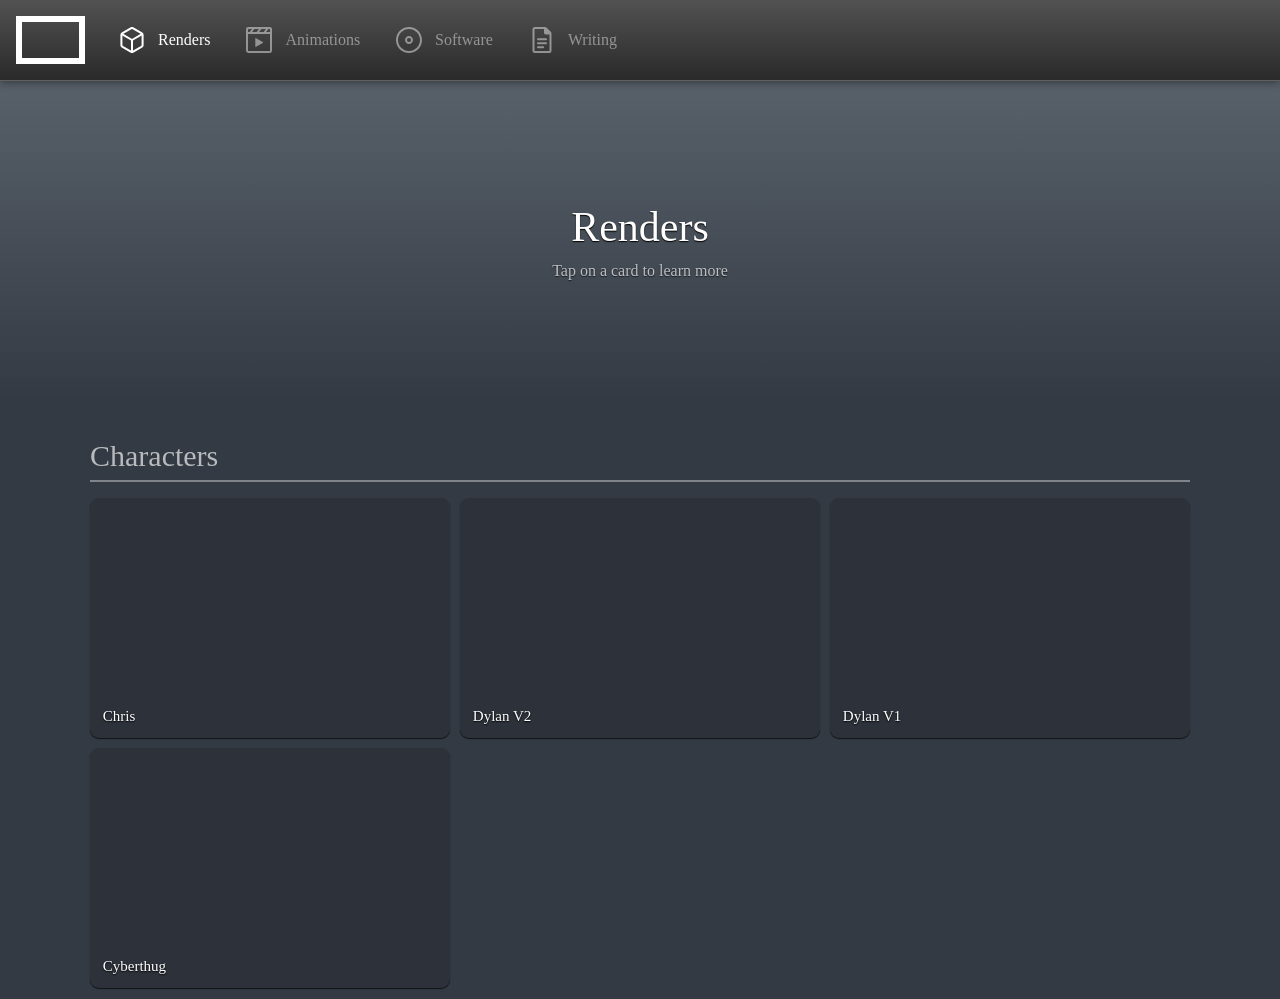
<file: index.html>
<!DOCTYPE html>
<html lang="en">
    <head>
        <title>thisuser2000</title>
        <meta charset="utf-8">
        <meta name="viewport" content="width=device-width, initial-scale=1">
		<meta name="description" content="Portfolio website for a user">
		<link rel="icon" type="image/x-icon" href="assets/favicon.png">
		<meta http-equiv="refresh" content="0; url='renders.html'"/>
    </head>
    <body>

    </body>
</html>
</file>
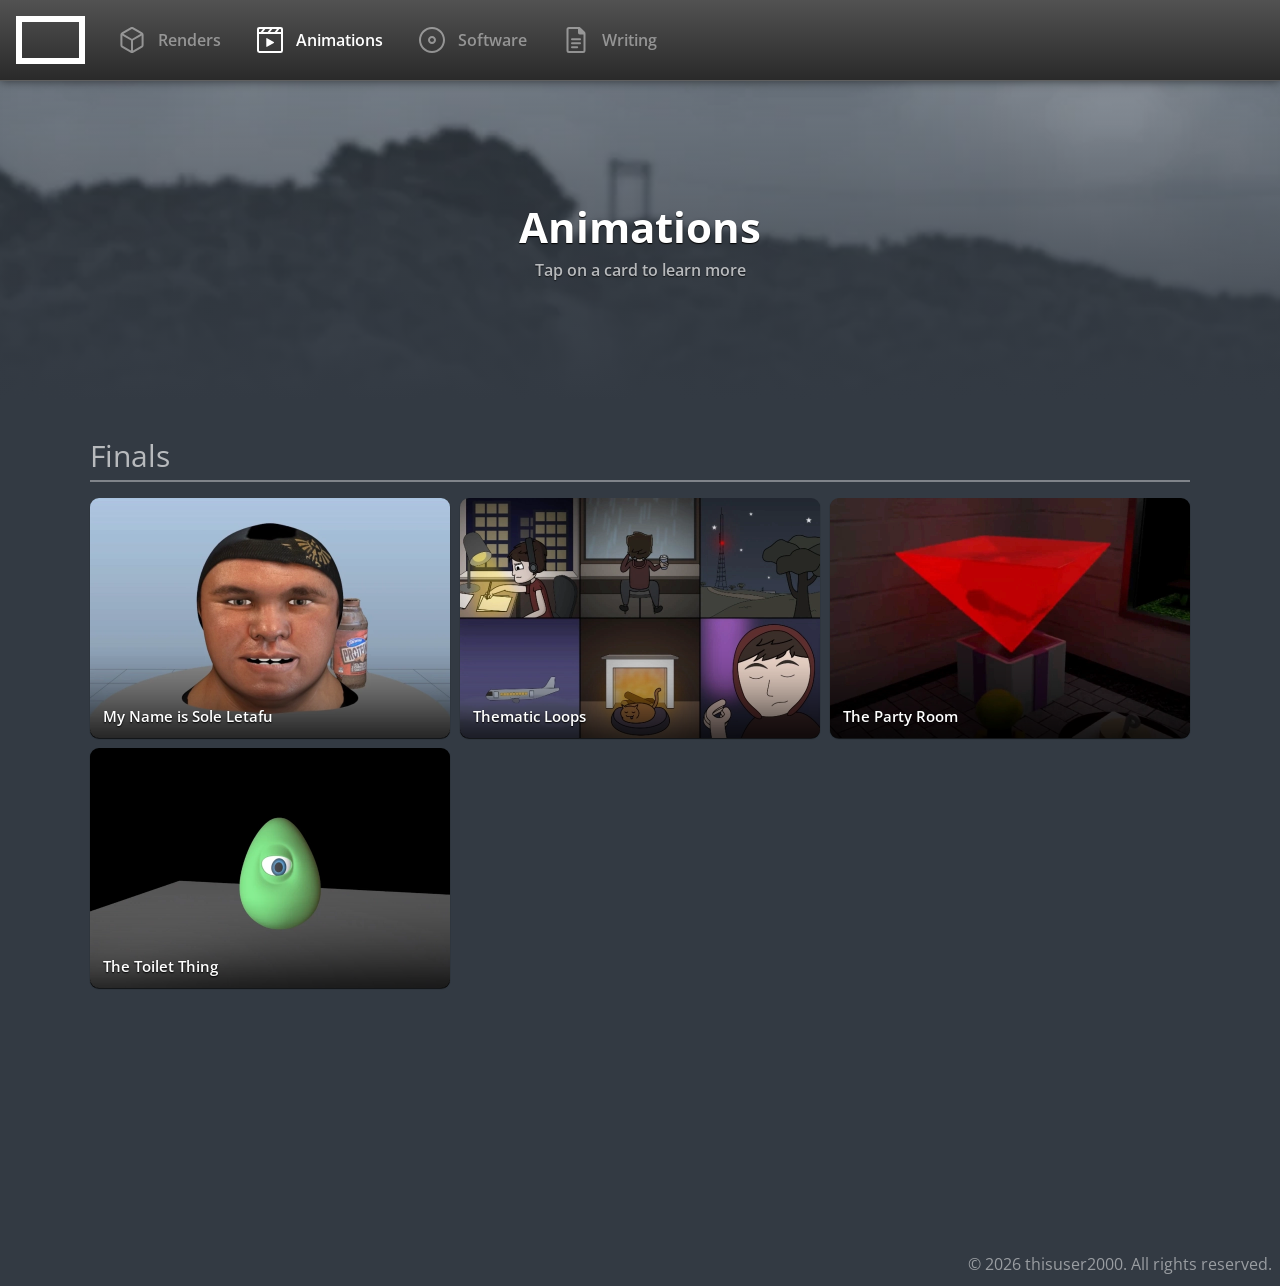
<file: animations.html>
<!DOCTYPE html>
<html lang="en">
    <head>
        <title>thisuser2000</title>
        <meta charset="utf-8">
        <meta name="viewport" content="width=device-width, initial-scale=1">
		<meta name="description" content="Portfolio website for a user">
		<link rel="stylesheet" href="styles/main.css">
		<link rel="stylesheet" href="styles/navbar.css">
		<link rel="stylesheet" href="styles/modal.css">
		<link rel="stylesheet" href="styles/color.css">
        <link rel="stylesheet" href="styles/display.css">
		<link rel="icon" type="image/x-icon" href="assets/favicon.png">
    </head>
    <body>

		<nav class="navbar">
			<img class="logo" src="assets/icons/thisuser.svg"/>
			<a class="navbar-page" href="renders.html">
				<img src="assets/icons/renders.svg"/>
				<span>Renders</span>
			</a>
			<a class="navbar-pageCurrent" href="animations.html">
				<img src="assets/icons/animations.svg"/>
				<span>Animations</span>
			</a>
			<a class="navbar-page" href="software.html">
				<img src="assets/icons/software.svg"/>
				<span>Software</span>
			</a>
			<a class="navbar-page" href="writing.html">
				<img src="assets/icons/writing.svg"/>
				<span>Writing</span>
			</a>
			<div id="menuButton" onclick="toggleMenu()">
				<img src="assets/icons/menu.svg"/>
			</div>
			<div class="navbar-divider"></div>
        </nav>

		<div id="menu">
			<a class="menu-page" href="renders.html">
				<img src="assets/icons/renders.svg"/>
				<span>Renders</span>
			</a>
			<div class="menu-divider"></div>
			<a class="menu-pageCurrent" href="animations.html">
				<img src="assets/icons/animations.svg"/>
				<span>Animations</span>
			</a>
			<div class="menu-divider"></div>
			<a class="menu-page" href="software.html">
				<img src="assets/icons/software.svg"/>
				<span>Software</span>
			</a>
			<div class="menu-divider"></div>
			<a class="menu-page" href="writing.html">
				<img src="assets/icons/writing.svg"/>
				<span>Writing</span>
			</a>
		</div>

		<div id="content" onclick="hideMenu()">

			<div class="banner" style="background-image: url('assets/images/banner1.webp');">
	            <div class="banner-gradient">
					<div style="margin: auto;">
						<p class="banner-title">Animations</p>
						<p class="banner-subtitle">Tap on a card to learn more</p>
					</div>
	            </div>
	        </div>


			<!-- Characters -->
			<section class="section-top section-bottom">
	            <div class="container">
					<p class="section-title">Finals</p>
					<div class="divider"></div>
					<div class="grid">

						<div class="card"
							data-project="sole"
							data-bs-toggle="modal"
							data-bs-target="#art-modal"
							style="background-image:url('assets/images/animations/sole/sole-1.webp')">

							<div class="card-glare"></div>
							<div class="card-gradient">
								<p class="card-text">My Name is Sole Letafu</p>
							</div>
						</div>

						<div class="card"
							data-project="loops"
							data-bs-toggle="modal"
							data-bs-target="#art-modal"
							style="background-image:url('assets/images/animations/loops/loops-1.webp')">

							<div class="card-glare"></div>
							<div class="card-gradient">
								<p class="card-text">Thematic Loops</p>
							</div>
						</div>

						<div class="card"
							data-project="party"
							data-bs-toggle="modal"
							data-bs-target="#art-modal"
							style="background-image:url('assets/images/animations/party/party-1.webp')">

							<div class="card-glare"></div>
							<div class="card-gradient">
								<p class="card-text">The Party Room</p>
							</div>
						</div>

						<div class="card"
							data-project="toilet"
							data-bs-toggle="modal"
							data-bs-target="#art-modal"
							style="background-image:url('assets/images/animations/toilet/toilet-1.webp')">

							<div class="card-glare"></div>
							<div class="card-gradient">
								<p class="card-text">The Toilet Thing</p>
							</div>
						</div>

	                </div>
	            </div>
	        </section>

			<div class="footer">
	            <p>&copy; 2026 thisuser2000. All rights reserved.</p>
	        </div>

		</div>

		<div class="modal fade" id="art-modal" tabindex="-1">
			<div class="modal-dialog standard-dialog">
				<div class="modal-content">
					<div class="modal-section1">
						<h1 id="modal-title"></h1>
						<h2 id="modal-date"></h2>
						<div class="slideshow">
							<img class="slideshow-feature" id="modal-image">
							<div class="slideshow-overlay">
								<div class="slideshow-left">
									<img src="assets/icons/caret-left.svg"/>
								</div>
								<div class="slideshow-right">
									<img src="assets/icons/caret-right.svg"/>
								</div>
							</div>
							<div class="slideshow-counter">
								<p class="slideshow-ID"></p>
							</div>
						</div>
					</div>

					<div class="modal-section2">
						<h3>ABOUT THIS PIECE</h3>
						<div class="modal-description" id="modal-description"></div>
					</div>

				</div>
			</div>
		</div>

		<script src="scripts/bootstrap.bundle.min.js"></script>
		<script src="scripts/preload.js"></script>
		<script src="scripts/navbar.js"></script>
		<script src="scripts/modal.js"></script>
		<script src="scripts/project-data.js"></script>

    </body>
</html>
</file>
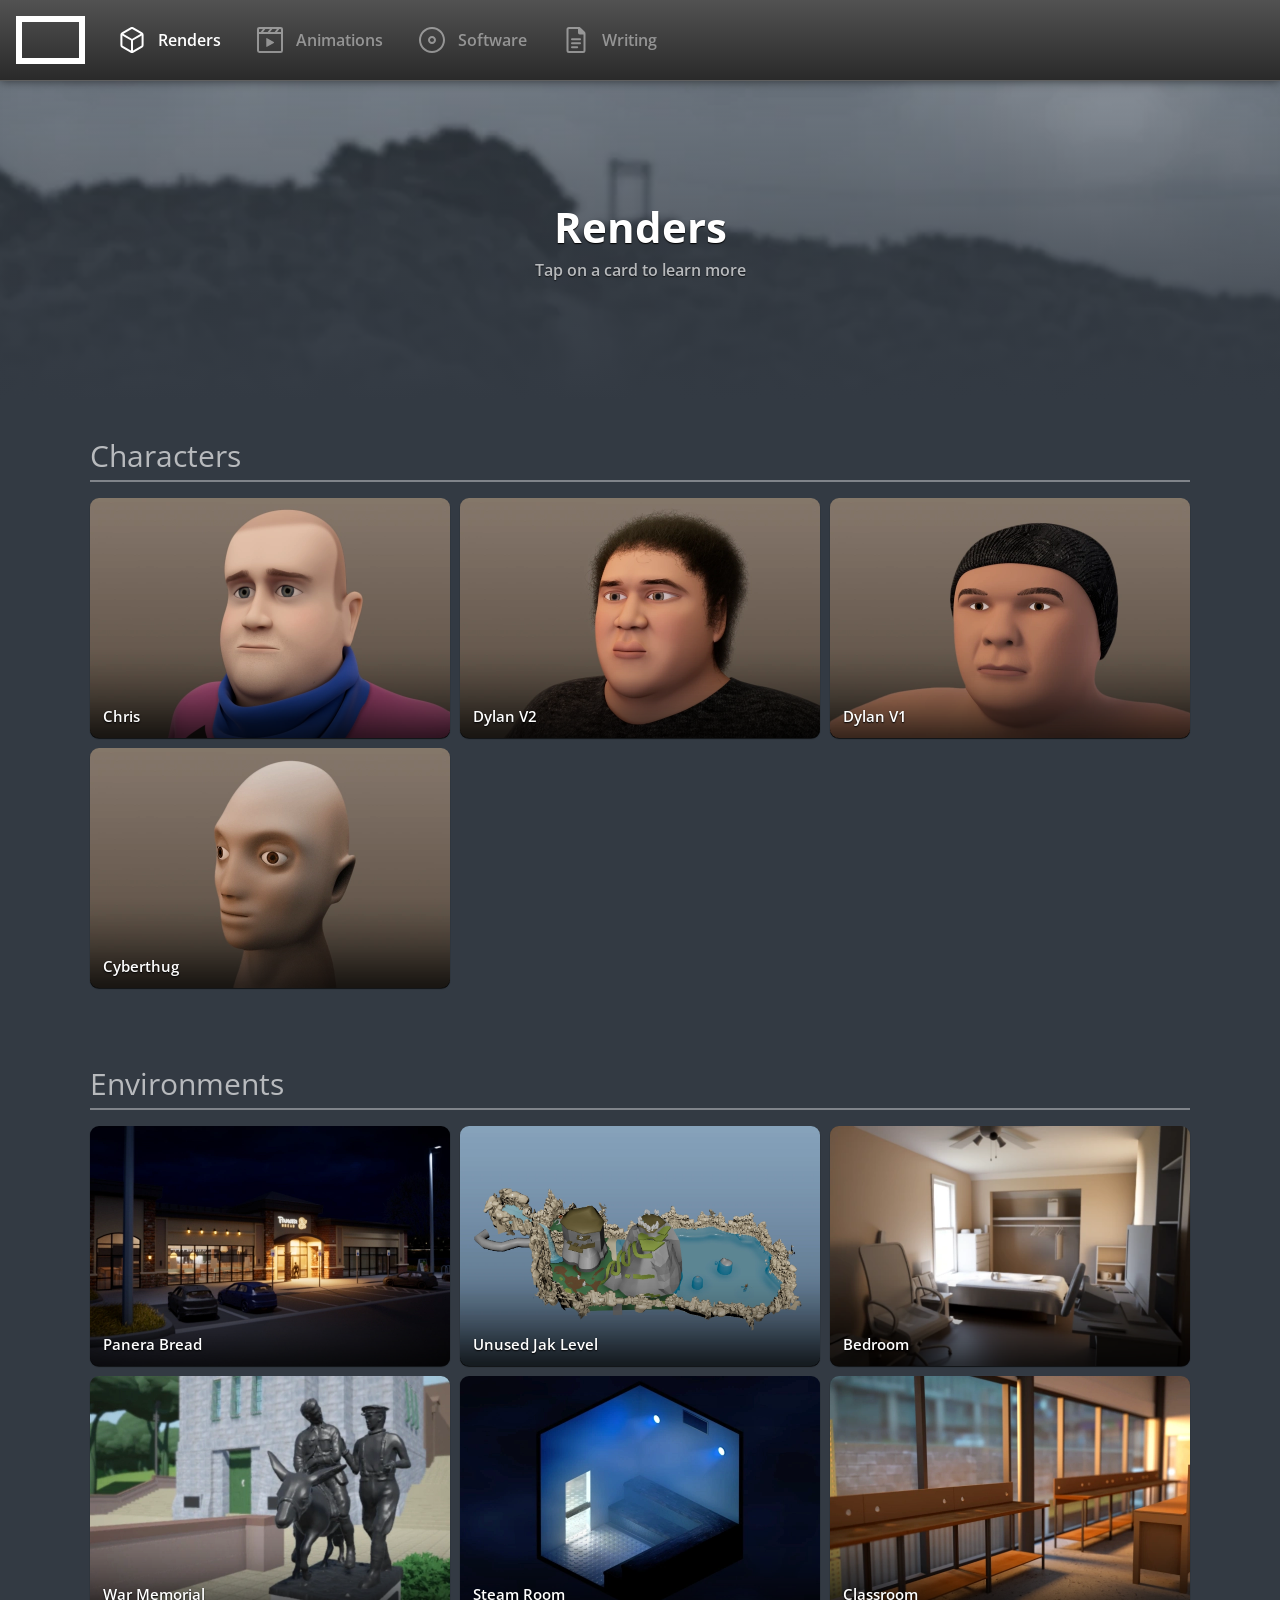
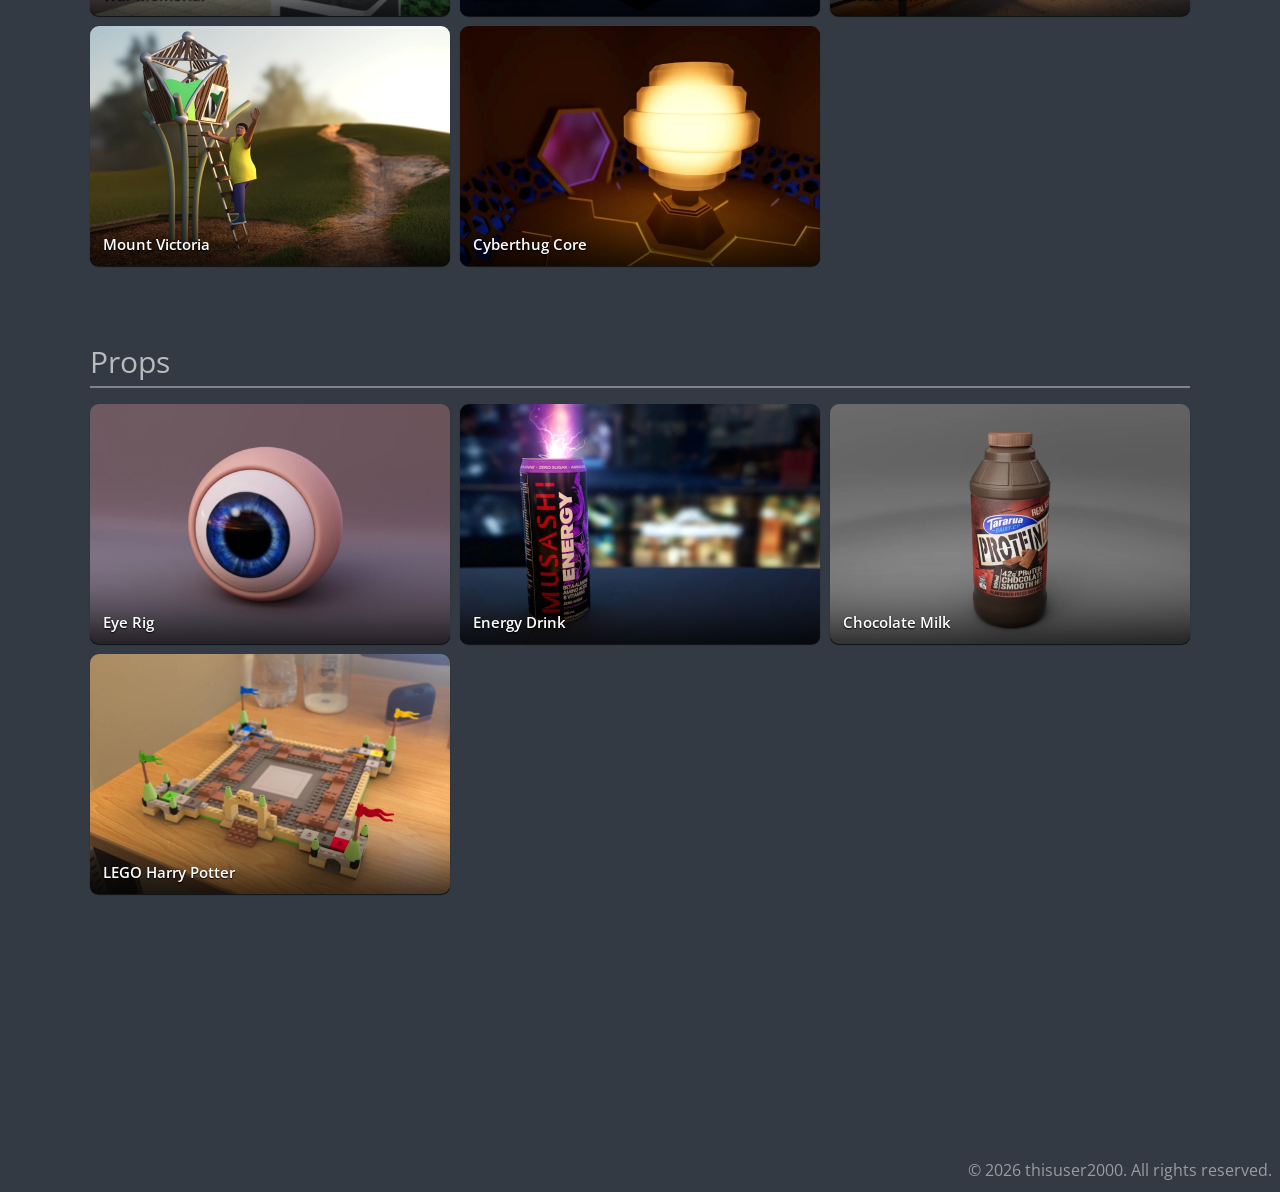
<file: renders.html>
<!DOCTYPE html>
<html lang="en">
    <head>
        <title>thisuser2000</title>
        <meta charset="utf-8">
        <meta name="viewport" content="width=device-width, initial-scale=1">
		<meta name="description" content="Portfolio website for a user">
		<link rel="stylesheet" href="styles/main.css">
		<link rel="stylesheet" href="styles/navbar.css">
		<link rel="stylesheet" href="styles/modal.css">
		<link rel="stylesheet" href="styles/color.css">
        <link rel="stylesheet" href="styles/display.css">
		<link rel="icon" type="image/x-icon" href="assets/favicon.png">
    </head>
    <body>

		<nav class="navbar">
			<img class="logo" src="assets/icons/thisuser.svg"/>
			<a class="navbar-pageCurrent" href="renders.html">
				<img src="assets/icons/renders.svg"/>
				<span>Renders</span>
			</a>
			<a class="navbar-page" href="animations.html">
				<img src="assets/icons/animations.svg"/>
				<span>Animations</span>
			</a>
			<a class="navbar-page" href="software.html">
				<img src="assets/icons/software.svg"/>
				<span>Software</span>
			</a>
			<a class="navbar-page" href="writing.html">
				<img src="assets/icons/writing.svg"/>
				<span>Writing</span>
			</a>
			<div id="menuButton" onclick="toggleMenu()">
				<img src="assets/icons/menu.svg"/>
			</div>
			<div class="navbar-divider"></div>
        </nav>

		<div id="menu">
			<a class="menu-pageCurrent" href="renders.html">
				<img src="assets/icons/renders.svg"/>
				<span>Renders</span>
			</a>
			<div class="menu-divider"></div>
			<a class="menu-page" href="animations.html">
				<img src="assets/icons/animations.svg"/>
				<span>Animations</span>
			</a>
			<div class="menu-divider"></div>
			<a class="menu-page" href="software.html">
				<img src="assets/icons/software.svg"/>
				<span>Software</span>
			</a>
			<div class="menu-divider"></div>
			<a class="menu-page" href="writing.html">
				<img src="assets/icons/writing.svg"/>
				<span>Writing</span>
			</a>
		</div>

		<div id="content" onclick="hideMenu()">

			<div class="banner" style="background-image: url('assets/images/banner1.webp');">
	            <div class="banner-gradient">
					<div style="margin: auto;">
						<p class="banner-title">Renders</p>
						<p class="banner-subtitle">Tap on a card to learn more</p>
					</div>
	            </div>
	        </div>


			<!-- Characters -->
			<section class="section-top">
	            <div class="container">
	                <p class="section-title">Characters</p>
					<div class="divider"></div>
					<div class="grid">

						<div class="card"
							data-project="chris"
							data-bs-toggle="modal"
							data-bs-target="#art-modal"
							style="background-image:url('assets/images/renders/characters/chris/chris-1.webp')">

							<div class="card-glare"></div>
							<div class="card-gradient">
								<p class="card-text">Chris</p>
							</div>
						</div>

						<div class="card"
							data-project="dylanV2"
							data-bs-toggle="modal"
							data-bs-target="#art-modal"
							style="background-image:url('assets/images/renders/characters/dylanV2/dylanV2-1.webp')">

							<div class="card-glare"></div>
							<div class="card-gradient">
								<p class="card-text">Dylan V2</p>
							</div>
						</div>

						<div class="card"
							data-project="dylanV1"
							data-bs-toggle="modal"
							data-bs-target="#art-modal"
							style="background-image:url('assets/images/renders/characters/dylanV1/dylanV1-1.webp')">

							<div class="card-glare"></div>
							<div class="card-gradient">
								<p class="card-text">Dylan V1</p>
							</div>
						</div>

						<div class="card"
							data-project="cyberthug"
							data-bs-toggle="modal"
							data-bs-target="#art-modal"
							style="background-image:url('assets/images/renders/characters/cyberthug/cyberthug-1.webp')">

							<div class="card-glare"></div>
							<div class="card-gradient">
								<p class="card-text">Cyberthug</p>
							</div>
						</div>

	                </div>
	            </div>
	        </section>


			<!-- Environments -->
			<section>
	            <div class="container">
	                <p class="section-title">Environments</p>
					<div class="divider"></div>
					<div class="grid">

						<div class="card"
							data-project="panera"
							data-bs-toggle="modal"
							data-bs-target="#art-modal"
							style="background-image:url('assets/images/renders/environments/panera/panera-1.webp')">

							<div class="card-glare"></div>
							<div class="card-gradient">
								<p class="card-text">Panera Bread</p>
							</div>
						</div>

						<div class="card"
							data-project="jak"
							data-bs-toggle="modal"
							data-bs-target="#art-modal"
							style="background-image:url('assets/images/renders/environments/jak/jak-1.webp')">

							<div class="card-glare"></div>
							<div class="card-gradient">
								<p class="card-text">Unused Jak Level</p>
							</div>
						</div>

						<div class="card"
							data-project="bedroom"
							data-bs-toggle="modal"
							data-bs-target="#art-modal"
							style="background-image:url('assets/images/renders/environments/bedroom/bedroom-1.webp')">

							<div class="card-glare"></div>
							<div class="card-gradient">
								<p class="card-text">Bedroom</p>
							</div>
						</div>

						<div class="card"
							data-project="war"
							data-bs-toggle="modal"
							data-bs-target="#art-modal"
							style="background-image:url('assets/images/renders/environments/war/war-1.webp')">

							<div class="card-glare"></div>
							<div class="card-gradient">
								<p class="card-text">War Memorial</p>
							</div>
						</div>

						<div class="card"
							data-project="steam"
							data-bs-toggle="modal"
							data-bs-target="#art-modal"
							style="background-image:url('assets/images/renders/environments/steam/steam-1.webp')">

							<div class="card-glare"></div>
							<div class="card-gradient">
								<p class="card-text">Steam Room</p>
							</div>
						</div>

						<div class="card"
							data-project="classroom"
							data-bs-toggle="modal"
							data-bs-target="#art-modal"
							style="background-image:url('assets/images/renders/environments/classroom/classroom-1.webp')">

							<div class="card-glare"></div>
							<div class="card-gradient">
								<p class="card-text">Classroom</p>
							</div>
						</div>

						<div class="card"
							data-project="victoria"
							data-bs-toggle="modal"
							data-bs-target="#art-modal"
							style="background-image:url('assets/images/renders/environments/victoria/victoria-1.webp')">

							<div class="card-glare"></div>
							<div class="card-gradient">
								<p class="card-text">Mount Victoria</p>
							</div>
						</div>

						<div class="card"
							data-project="core"
							data-bs-toggle="modal"
							data-bs-target="#art-modal"
							style="background-image:url('assets/images/renders/environments/core/core-1.webp')">

							<div class="card-glare"></div>
							<div class="card-gradient">
								<p class="card-text">Cyberthug Core</p>
							</div>
						</div>

	                </div>
	            </div>
	        </section>


			<!-- Props -->
			<section class="section-bottom">
	            <div class="container">
	                <p class="section-title">Props</p>
					<div class="divider"></div>
					<div class="grid">

						<div class="card"
							data-project="eye"
							data-bs-toggle="modal"
							data-bs-target="#art-modal"
							style="background-image:url('assets/images/renders/props/eye/eye-1.webp')">

							<div class="card-glare"></div>
							<div class="card-gradient">
								<p class="card-text">Eye Rig</p>
							</div>
						</div>

						<div class="card"
							data-project="energy"
							data-bs-toggle="modal"
							data-bs-target="#art-modal"
							style="background-image:url('assets/images/renders/props/energy/energy-1.webp')">

							<div class="card-glare"></div>
							<div class="card-gradient">
								<p class="card-text">Energy Drink</p>
							</div>
						</div>

						<div class="card"
							data-project="milk"
							data-bs-toggle="modal"
							data-bs-target="#art-modal"
							style="background-image:url('assets/images/renders/props/milk/milk-1.webp')">

							<div class="card-glare"></div>
							<div class="card-gradient">
								<p class="card-text">Chocolate Milk</p>
							</div>
						</div>

						<div class="card"
							data-project="lego"
							data-bs-toggle="modal"
							data-bs-target="#art-modal"
							style="background-image:url('assets/images/renders/props/lego/lego-1.webp')">

							<div class="card-glare"></div>
							<div class="card-gradient">
								<p class="card-text">LEGO Harry Potter</p>
							</div>
						</div>

	                </div>
	            </div>
	        </section>

			<div class="footer">
	            <p>&copy; 2026 thisuser2000. All rights reserved.</p>
	        </div>

		</div>

		<div class="modal fade" id="art-modal" tabindex="-1">
			<div class="modal-dialog standard-dialog">
				<div class="modal-content">
					<div class="modal-section1">
						<h1 id="modal-title"></h1>
						<h2 id="modal-date"></h2>
						<div class="slideshow">
							<img class="slideshow-feature" id="modal-image">
							<div class="slideshow-overlay">
								<div class="slideshow-left">
									<img src="assets/icons/caret-left.svg"/>
								</div>
								<div class="slideshow-right">
									<img src="assets/icons/caret-right.svg"/>
								</div>
							</div>
							<div class="slideshow-counter">
								<p class="slideshow-ID"></p>
							</div>
						</div>
					</div>

					<div class="modal-section2">
						<h3>ABOUT THIS PIECE</h3>
						<div class="modal-description" id="modal-description"></div>
					</div>

				</div>
			</div>
		</div>

		<script src="scripts/bootstrap.bundle.min.js"></script>
		<script src="scripts/preload.js"></script>
		<script src="scripts/navbar.js"></script>
		<script src="scripts/modal.js"></script>
		<script src="scripts/project-data.js"></script>

    </body>
</html>
</file>
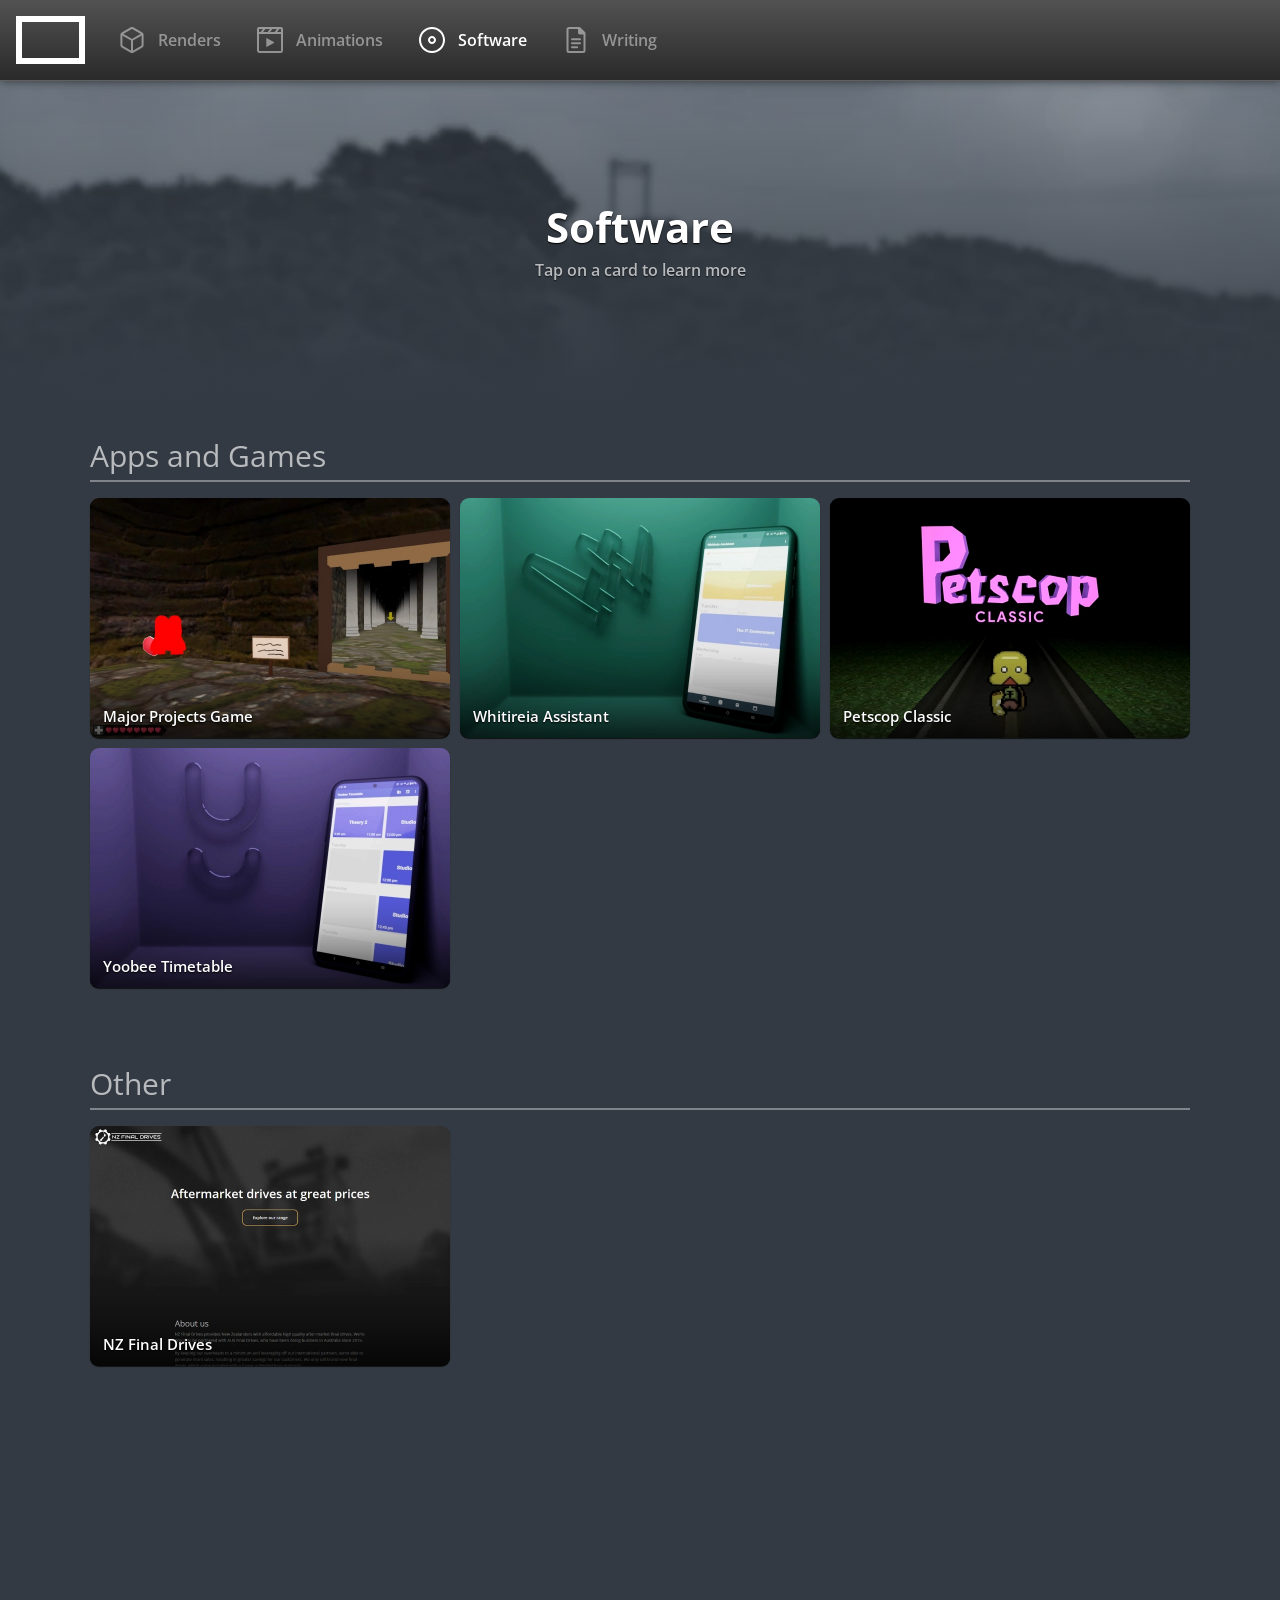
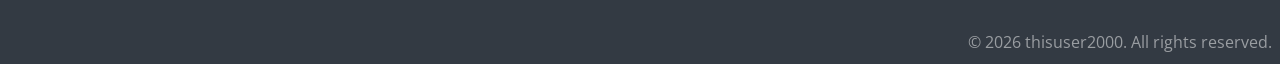
<file: software.html>
<!DOCTYPE html>
<html lang="en">
    <head>
        <title>thisuser2000</title>
        <meta charset="utf-8">
        <meta name="viewport" content="width=device-width, initial-scale=1">
		<meta name="description" content="Portfolio website for a user">
		<link rel="stylesheet" href="styles/main.css">
		<link rel="stylesheet" href="styles/navbar.css">
		<link rel="stylesheet" href="styles/modal.css">
		<link rel="stylesheet" href="styles/color.css">
        <link rel="stylesheet" href="styles/display.css">
		<link rel="icon" type="image/x-icon" href="assets/favicon.png">
    </head>
    <body>

		<nav class="navbar">
			<img class="logo" src="assets/icons/thisuser.svg"/>
			<a class="navbar-page" href="renders.html">
				<img src="assets/icons/renders.svg"/>
				<span>Renders</span>
			</a>
			<a class="navbar-page" href="animations.html">
				<img src="assets/icons/animations.svg"/>
				<span>Animations</span>
			</a>
			<a class="navbar-pageCurrent" href="software.html">
				<img src="assets/icons/software.svg"/>
				<span>Software</span>
			</a>
			<a class="navbar-page" href="writing.html">
				<img src="assets/icons/writing.svg"/>
				<span>Writing</span>
			</a>
			<div id="menuButton" onclick="toggleMenu()">
				<img src="assets/icons/menu.svg"/>
			</div>
			<div class="navbar-divider"></div>
        </nav>

		<div id="menu">
			<a class="menu-page" href="renders.html">
				<img src="assets/icons/renders.svg"/>
				<span>Renders</span>
			</a>
			<div class="menu-divider"></div>
			<a class="menu-page" href="animations.html">
				<img src="assets/icons/animations.svg"/>
				<span>Animations</span>
			</a>
			<div class="menu-divider"></div>
			<a class="menu-pageCurrent" href="software.html">
				<img src="assets/icons/software.svg"/>
				<span>Software</span>
			</a>
			<div class="menu-divider"></div>
			<a class="menu-page" href="writing.html">
				<img src="assets/icons/writing.svg"/>
				<span>Writing</span>
			</a>
		</div>

		<div id="content" onclick="hideMenu()">

			<div class="banner" style="background-image: url('assets/images/banner1.webp');">
	            <div class="banner-gradient">
					<div style="margin: auto;">
						<p class="banner-title">Software</p>
						<p class="banner-subtitle">Tap on a card to learn more</p>
					</div>
	            </div>
	        </div>

			<section class="section-top">
	            <div class="container">
	                <p class="section-title">Apps and Games</p>
					<div class="divider"></div>
					<div class="grid">

						<div class="card"
							data-project="game"
							data-bs-toggle="modal"
							data-bs-target="#art-modal"
							style="background-image:url('assets/images/software/game/game-1.webp')">

							<div class="card-glare"></div>
							<div class="card-gradient">
								<p class="card-text">Major Projects Game</p>
							</div>
						</div>

						<div class="card"
							data-project="whitireia"
							data-bs-toggle="modal"
							data-bs-target="#art-modal"
							style="background-image:url('assets/images/software/whitireia/whitireia-1.webp')">

							<div class="card-glare"></div>
							<div class="card-gradient">
								<p class="card-text">Whitireia Assistant</p>
							</div>
						</div>

						<div class="card"
							data-project="petscop"
							data-bs-toggle="modal"
							data-bs-target="#art-modal"
							style="background-image:url('assets/images/software/petscop/petscop-1.webp')">

							<div class="card-glare"></div>
							<div class="card-gradient">
								<p class="card-text">Petscop Classic</p>
							</div>
						</div>

						<div class="card"
							data-project="yoobee"
							data-bs-toggle="modal"
							data-bs-target="#art-modal"
							style="background-image:url('assets/images/software/yoobee/yoobee-1.webp')">

							<div class="card-glare"></div>
							<div class="card-gradient">
								<p class="card-text">Yoobee Timetable</p>
							</div>
						</div>

	                </div>
	            </div>
	        </section>

			<section class="section-bottom">
	            <div class="container">
	                <p class="section-title">Other</p>
					<div class="divider"></div>
					<div class="grid">

						<div class="card"
							data-project="finaldrives"
							data-bs-toggle="modal"
							data-bs-target="#art-modal"
							style="background-image:url('assets/images/software/finaldrives/finaldrives-1.webp')">

							<div class="card-glare"></div>
							<div class="card-gradient">
								<p class="card-text">NZ Final Drives</p>
							</div>
						</div>

	                </div>
	            </div>
	        </section>

			<div class="footer">
	            <p>&copy; 2026 thisuser2000. All rights reserved.</p>
	        </div>

		</div>

		<div class="modal fade" id="art-modal" tabindex="-1">
			<div class="modal-dialog standard-dialog">
				<div class="modal-content">
					<div class="modal-section1">
						<h1 id="modal-title"></h1>
						<h2 id="modal-date"></h2>
						<div class="slideshow">
							<img class="slideshow-feature" id="modal-image">
							<div class="slideshow-overlay">
								<div class="slideshow-left">
									<img src="assets/icons/caret-left.svg"/>
								</div>
								<div class="slideshow-right">
									<img src="assets/icons/caret-right.svg"/>
								</div>
							</div>
							<div class="slideshow-counter">
								<p class="slideshow-ID"></p>
							</div>
						</div>
					</div>

					<div class="modal-section2">
						<h3>ABOUT THIS PIECE</h3>
						<div class="modal-description" id="modal-description"></div>
					</div>

				</div>
			</div>
		</div>

		<script src="scripts/bootstrap.bundle.min.js"></script>
		<script src="scripts/preload.js"></script>
		<script src="scripts/navbar.js"></script>
		<script src="scripts/modal.js"></script>
		<script src="scripts/project-data.js"></script>

    </body>
</html>
</file>
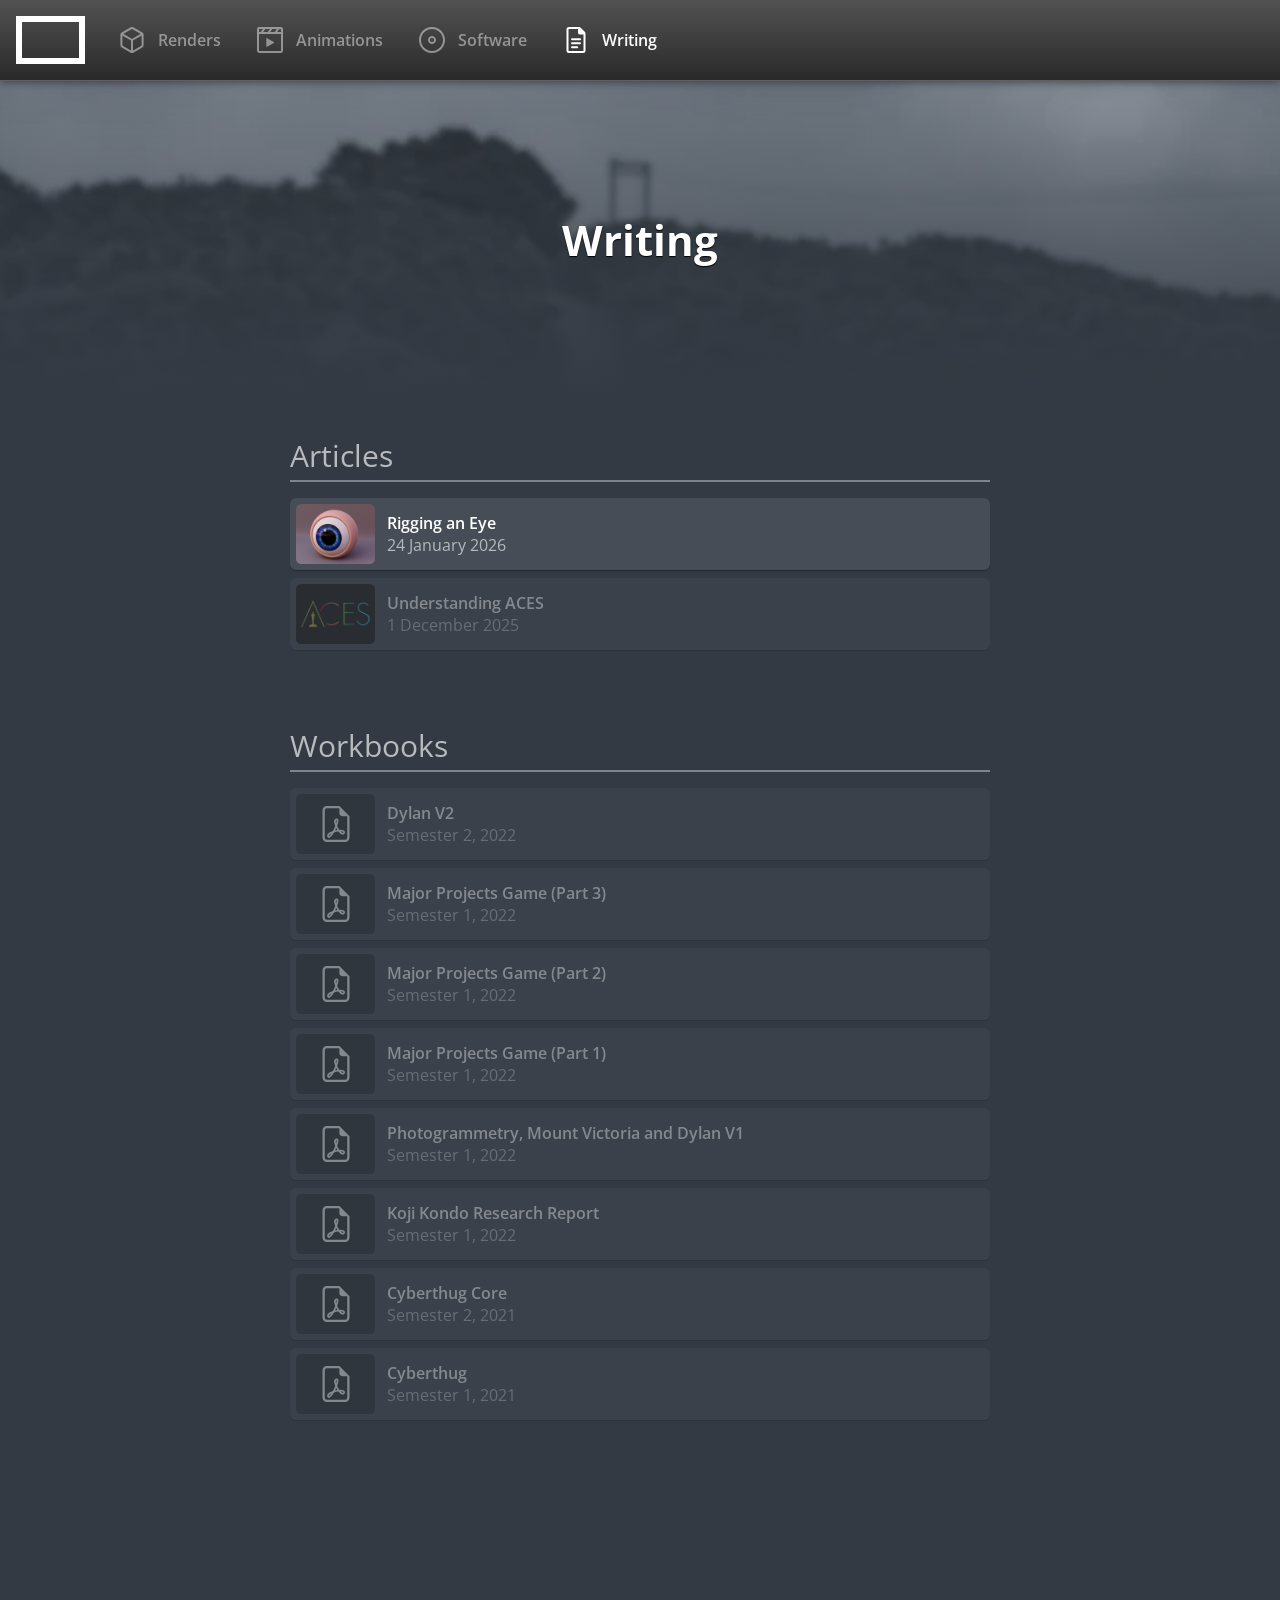
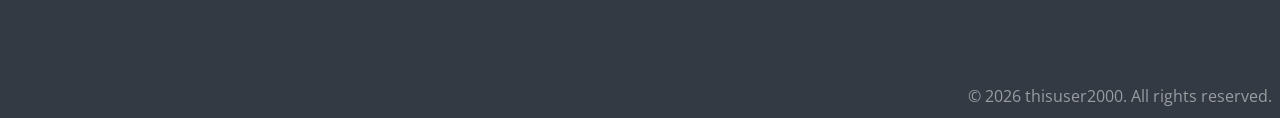
<file: writing.html>
<!DOCTYPE html>
<html lang="en">
    <head>
        <title>thisuser2000</title>
        <meta charset="utf-8">
        <meta name="viewport" content="width=device-width, initial-scale=1">
		<meta name="description" content="Portfolio website for a user">
		<link rel="stylesheet" href="styles/main.css">
		<link rel="stylesheet" href="styles/navbar.css">
		<link rel="stylesheet" href="styles/modal.css">
		<link rel="stylesheet" href="styles/color.css">
        <link rel="stylesheet" href="styles/display.css">
		<link rel="icon" type="image/x-icon" href="assets/favicon.png">
    </head>
    <body>

		<nav class="navbar">
			<img class="logo" src="assets/icons/thisuser.svg"/>
			<a class="navbar-page" href="renders.html">
				<img src="assets/icons/renders.svg"/>
				<span>Renders</span>
			</a>
			<a class="navbar-page" href="animations.html">
				<img src="assets/icons/animations.svg"/>
				<span>Animations</span>
			</a>
			<a class="navbar-page" href="software.html">
				<img src="assets/icons/software.svg"/>
				<span>Software</span>
			</a>
			<a class="navbar-pageCurrent" href="writing.html">
				<img src="assets/icons/writing.svg"/>
				<span>Writing</span>
			</a>
			<div id="menuButton" onclick="toggleMenu()">
				<img src="assets/icons/menu.svg"/>
			</div>
			<div class="navbar-divider"></div>
        </nav>

		<div id="menu">
			<a class="menu-page" href="renders.html">
				<img src="assets/icons/renders.svg"/>
				<span>Renders</span>
			</a>
			<div class="menu-divider"></div>
			<a class="menu-page" href="animations.html">
				<img src="assets/icons/animations.svg"/>
				<span>Animations</span>
			</a>
			<div class="menu-divider"></div>
			<a class="menu-page" href="software.html">
				<img src="assets/icons/software.svg"/>
				<span>Software</span>
			</a>
			<div class="menu-divider"></div>
			<a class="menu-pageCurrent" href="writing.html">
				<img src="assets/icons/writing.svg"/>
				<span>Writing</span>
			</a>
		</div>

		<div id="content" onclick="hideMenu()">

			<div class="banner" style="background-image: url('assets/images/banner1.webp');">
	            <div class="banner-gradient">
					<div style="margin: auto;">
						<p class="banner-title">Writing</p>
					</div>
	            </div>
	        </div>

			<section class="section-top">
	            <div class="container" style="max-width: 700px;">
	                <p class="section-title">Articles</p>
					<div class="divider"></div>
					<div class="list">

						<a href="writing/rigging-an-eye.html">
							<div class="listItem">
								<img src="assets/images/writing/eye.png" />
								<div class="listItem-text">
									<p class="listItem-title">Rigging an Eye</p>
									<p class="listItem-subtitle">24 January 2026</p>
								</div>
							</div>
						</a>

						<a class="disabled" href="writing/understanding-aces.html">
							<div class="listItem">
								<img src="assets/images/writing/aces.png" />
								<div class="listItem-text">
									<p class="listItem-title">Understanding ACES</p>
									<p class="listItem-subtitle">1 December 2025</p>
								</div>
							</div>
						</a>

	                </div>
	            </div>
	        </section>

			<section class="section-bottom">
	            <div class="container" style="max-width: 700px;">
	                <p class="section-title">Workbooks</p>
					<div class="divider"></div>
					<div class="list">

						<a class="disabled" href="workbook/null.pdf">
							<div class="listItem">
								<div class="listItemPDF">
									<img src="assets/icons/pdf.svg" />
								</div>
								<div class="listItem-text">
									<p class="listItem-title">Dylan V2</p>
									<p class="listItem-subtitle">Semester 2, 2022</p>
								</div>
							</div>
						</a>

						<a class="disabled" href="workbook/null.pdf">
							<div class="listItem">
								<div class="listItemPDF">
									<img src="assets/icons/pdf.svg" />
								</div>
								<div class="listItem-text">
									<p class="listItem-title">Major Projects Game (Part 3)</p>
									<p class="listItem-subtitle">Semester 1, 2022</p>
								</div>
							</div>
						</a>

						<a class="disabled" href="workbook/null.pdf">
							<div class="listItem">
								<div class="listItemPDF">
									<img src="assets/icons/pdf.svg" />
								</div>
								<div class="listItem-text">
									<p class="listItem-title">Major Projects Game (Part 2)</p>
									<p class="listItem-subtitle">Semester 1, 2022</p>
								</div>
							</div>
						</a>

						<a class="disabled" href="workbook/null.pdf">
							<div class="listItem">
								<div class="listItemPDF">
									<img src="assets/icons/pdf.svg" />
								</div>
								<div class="listItem-text">
									<p class="listItem-title">Major Projects Game (Part 1)</p>
									<p class="listItem-subtitle">Semester 1, 2022</p>
								</div>
							</div>
						</a>

						<a class="disabled" href="workbook/null.pdf">
							<div class="listItem">
								<div class="listItemPDF">
									<img src="assets/icons/pdf.svg" />
								</div>
								<div class="listItem-text">
									<p class="listItem-title">Photogrammetry, Mount Victoria and Dylan V1</p>
									<p class="listItem-subtitle">Semester 1, 2022</p>
								</div>
							</div>
						</a>

						<a class="disabled" href="workbook/null.pdf">
							<div class="listItem">
								<div class="listItemPDF">
									<img src="assets/icons/pdf.svg" />
								</div>
								<div class="listItem-text">
									<p class="listItem-title">Koji Kondo Research Report</p>
									<p class="listItem-subtitle">Semester 1, 2022</p>
								</div>
							</div>
						</a>

						<a class="disabled" href="workbook/null.pdf">
							<div class="listItem">
								<div class="listItemPDF">
									<img src="assets/icons/pdf.svg" />
								</div>
								<div class="listItem-text">
									<p class="listItem-title">Cyberthug Core</p>
									<p class="listItem-subtitle">Semester 2, 2021</p>
								</div>
							</div>
						</a>

						<a class="disabled" href="workbook/null.pdf">
							<div class="listItem">
								<div class="listItemPDF">
									<img src="assets/icons/pdf.svg" />
								</div>
								<div class="listItem-text">
									<p class="listItem-title">Cyberthug</p>
									<p class="listItem-subtitle">Semester 1, 2021</p>
								</div>
							</div>
						</a>

	                </div>
	            </div>
	        </section>

			<div class="footer">
	            <p>&copy; 2026 thisuser2000. All rights reserved.</p>
	        </div>

			<!-- <section class="section-bottom">
	            <div class="container" style="max-width: 700px;">
	                <p class="section-title">Workbooks</p>
					<div class="divider"></div>
					<div class="gridWorkbook">

						<a href="workbooks/dylan-v2.pdf">
							<div class="workbook">
								<img src="assets/images/writing/08.webp" />
								<div class="workbook-text">
									<p class="workbook-title">Dylan V2</p>
									<p class="workbook-subtitle">Semester 2, 2022</p>
								</div>
								<img style="margin: 12px; margin-left: auto;" src="assets/icons/pdf.svg" />
							</div>
						</a>

						<a class="disabled" href="workbooks/dylan-v2.html">
							<div class="workbook">
								<img src="assets/images/writing/07.webp" />
								<div class="workbook-text">
									<p class="workbook-title">Major Projects Game (part 3)</p>
									<p class="workbook-subtitle">Semester 1, 2022</p>
								</div>
								<img style="margin: 12px; margin-left: auto;" src="assets/icons/pdf.svg" />
							</div>
						</a>

						<a class="disabled" href="workbooks/dylan-v2.html">
							<div class="workbook">
								<img src="assets/images/writing/06.webp" />
								<div class="workbook-text">
									<p class="workbook-title">Major Projects Game (part 2)</p>
									<p class="workbook-subtitle">Semester 1, 2022</p>
								</div>
								<img style="margin: 12px; margin-left: auto;" src="assets/icons/pdf.svg" />
							</div>
						</a>

						<a class="disabled" href="workbooks/dylan-v2.html">
							<div class="workbook">
								<img src="assets/images/writing/05.webp" />
								<div class="workbook-text">
									<p class="workbook-title">Major Projects Game (part 1)</p>
									<p class="workbook-subtitle">Semester 1, 2022</p>
								</div>
								<img style="margin: 12px; margin-left: auto;" src="assets/icons/pdf.svg" />
							</div>
						</a>

						<a class="disabled" href="workbooks/dylan-v2.html">
							<div class="workbook">
								<img src="assets/images/writing/03.webp" />
								<div class="workbook-text">
									<p class="workbook-title">Koji Kondo Research Report</p>
									<p class="workbook-subtitle">Semester 1, 2022</p>
								</div>
								<img style="margin: 12px; margin-left: auto;" src="assets/icons/pdf.svg" />
							</div>
						</a>

						<a class="disabled" href="workbooks/dylan-v2.html">
							<div class="workbook">
								<img src="assets/images/writing/04.webp" />
								<div class="workbook-text">
									<p class="workbook-title">Photogrammetry, Mount Victoria and Dylan V1</p>
									<p class="workbook-subtitle">Semester 1, 2022</p>
								</div>
								<img style="margin: 12px; margin-left: auto;" src="assets/icons/pdf.svg" />
							</div>
						</a>

						<a class="disabled" href="workbooks/dylan-v2.html">
							<div class="workbook">
								<img src="assets/images/writing/02.webp" />
								<div class="workbook-text">
									<p class="workbook-title">Recreating the Cyberthug</p>
									<p class="workbook-subtitle">Summer Break, 2021</p>
								</div>
								<img style="margin: 12px; margin-left: auto;" src="assets/icons/pdf.svg" />
							</div>
						</a>

						<a class="disabled" href="workbooks/dylan-v2.html">
							<div class="workbook">
								<img src="assets/images/writing/02.webp" />
								<div class="workbook-text">
									<p class="workbook-title">Cyberthug Core</p>
									<p class="workbook-subtitle">Semester 2, 2021</p>
								</div>
								<img style="margin: 12px; margin-left: auto;" src="assets/icons/pdf.svg" />
							</div>
						</a>

						<a class="disabled" href="workbooks/dylan-v2.html">
							<div class="workbook">
								<img src="assets/images/writing/01.webp" />
								<div class="workbook-text">
									<p class="workbook-title">Cyberthug</p>
									<p class="workbook-subtitle">Semester 1, 2021</p>
								</div>
								<img style="margin: 12px; margin-left: auto;" src="assets/icons/pdf.svg" />
							</div>
						</a>

	                </div>
	            </div>
	        </section> -->

		</div>

		<script src="scripts/bootstrap.bundle.min.js"></script>
		<script src="scripts/navbar.js"></script>

    </body>
</html>
</file>
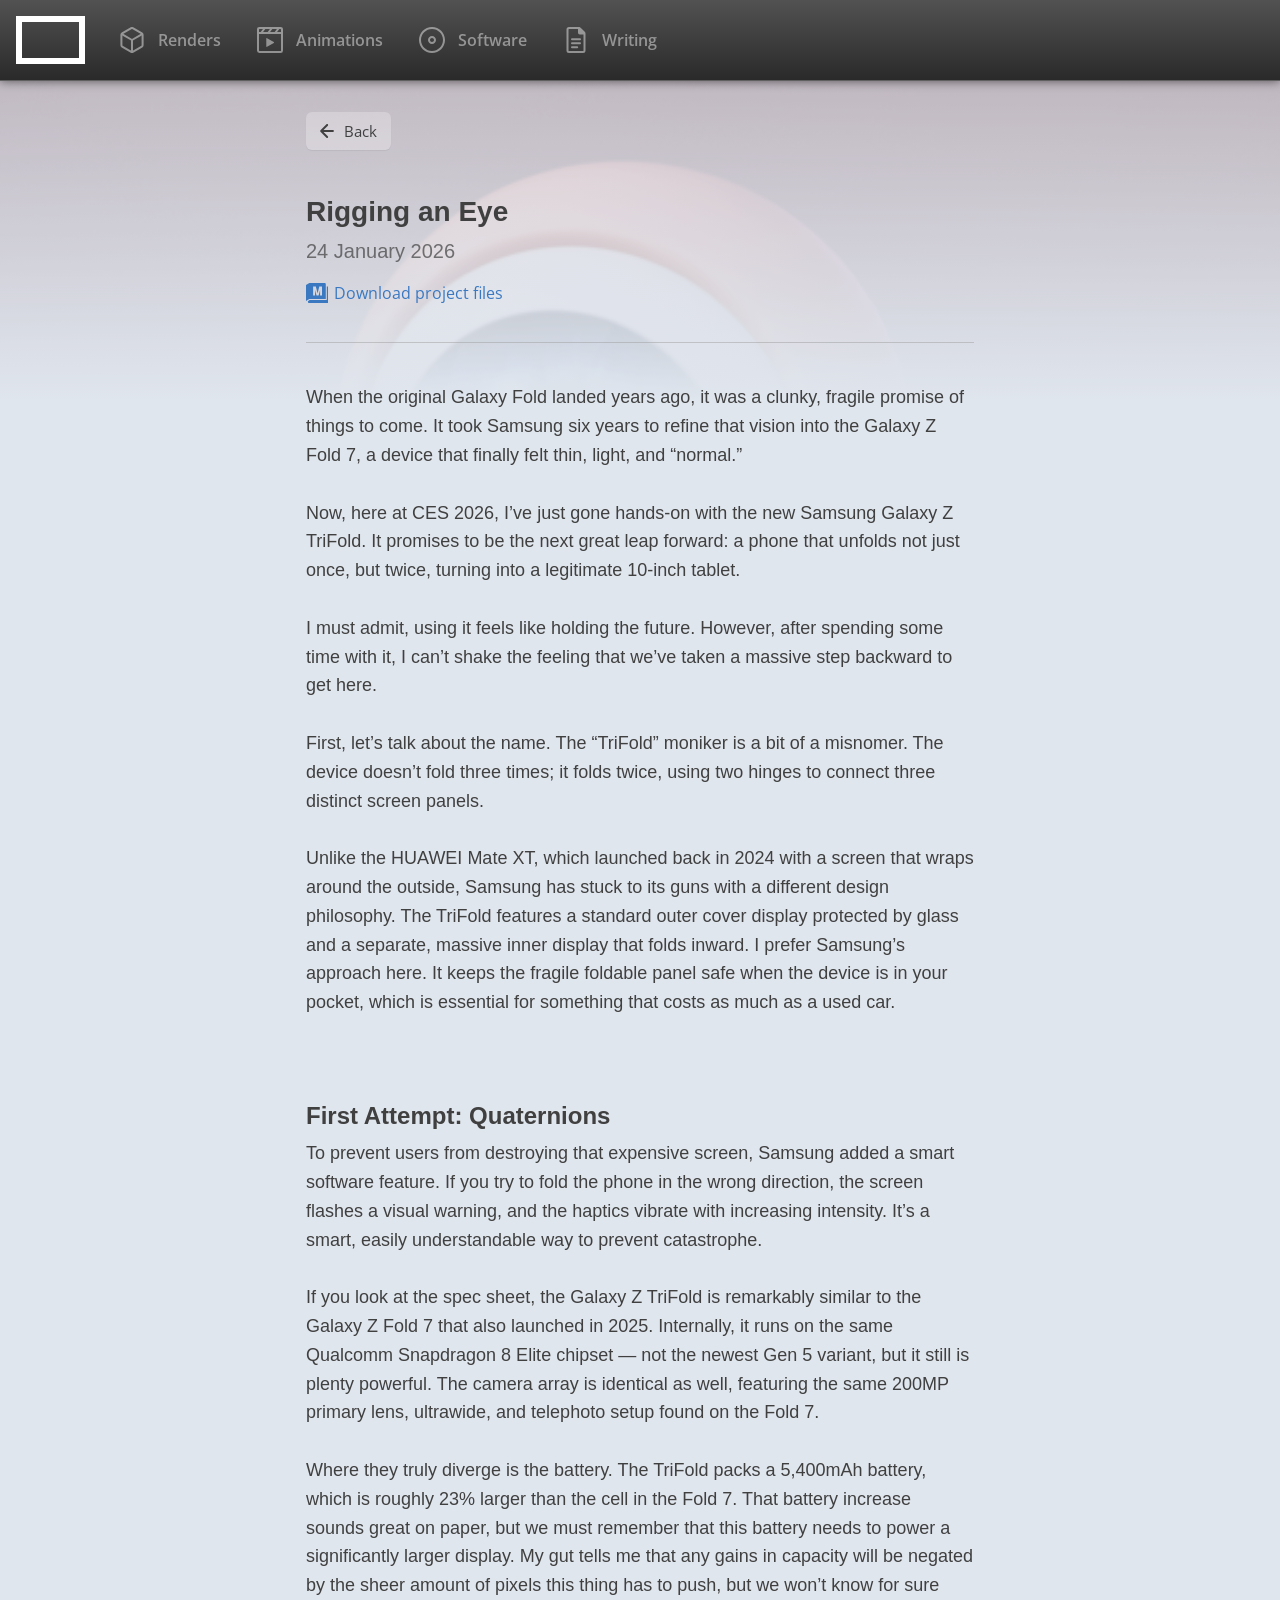
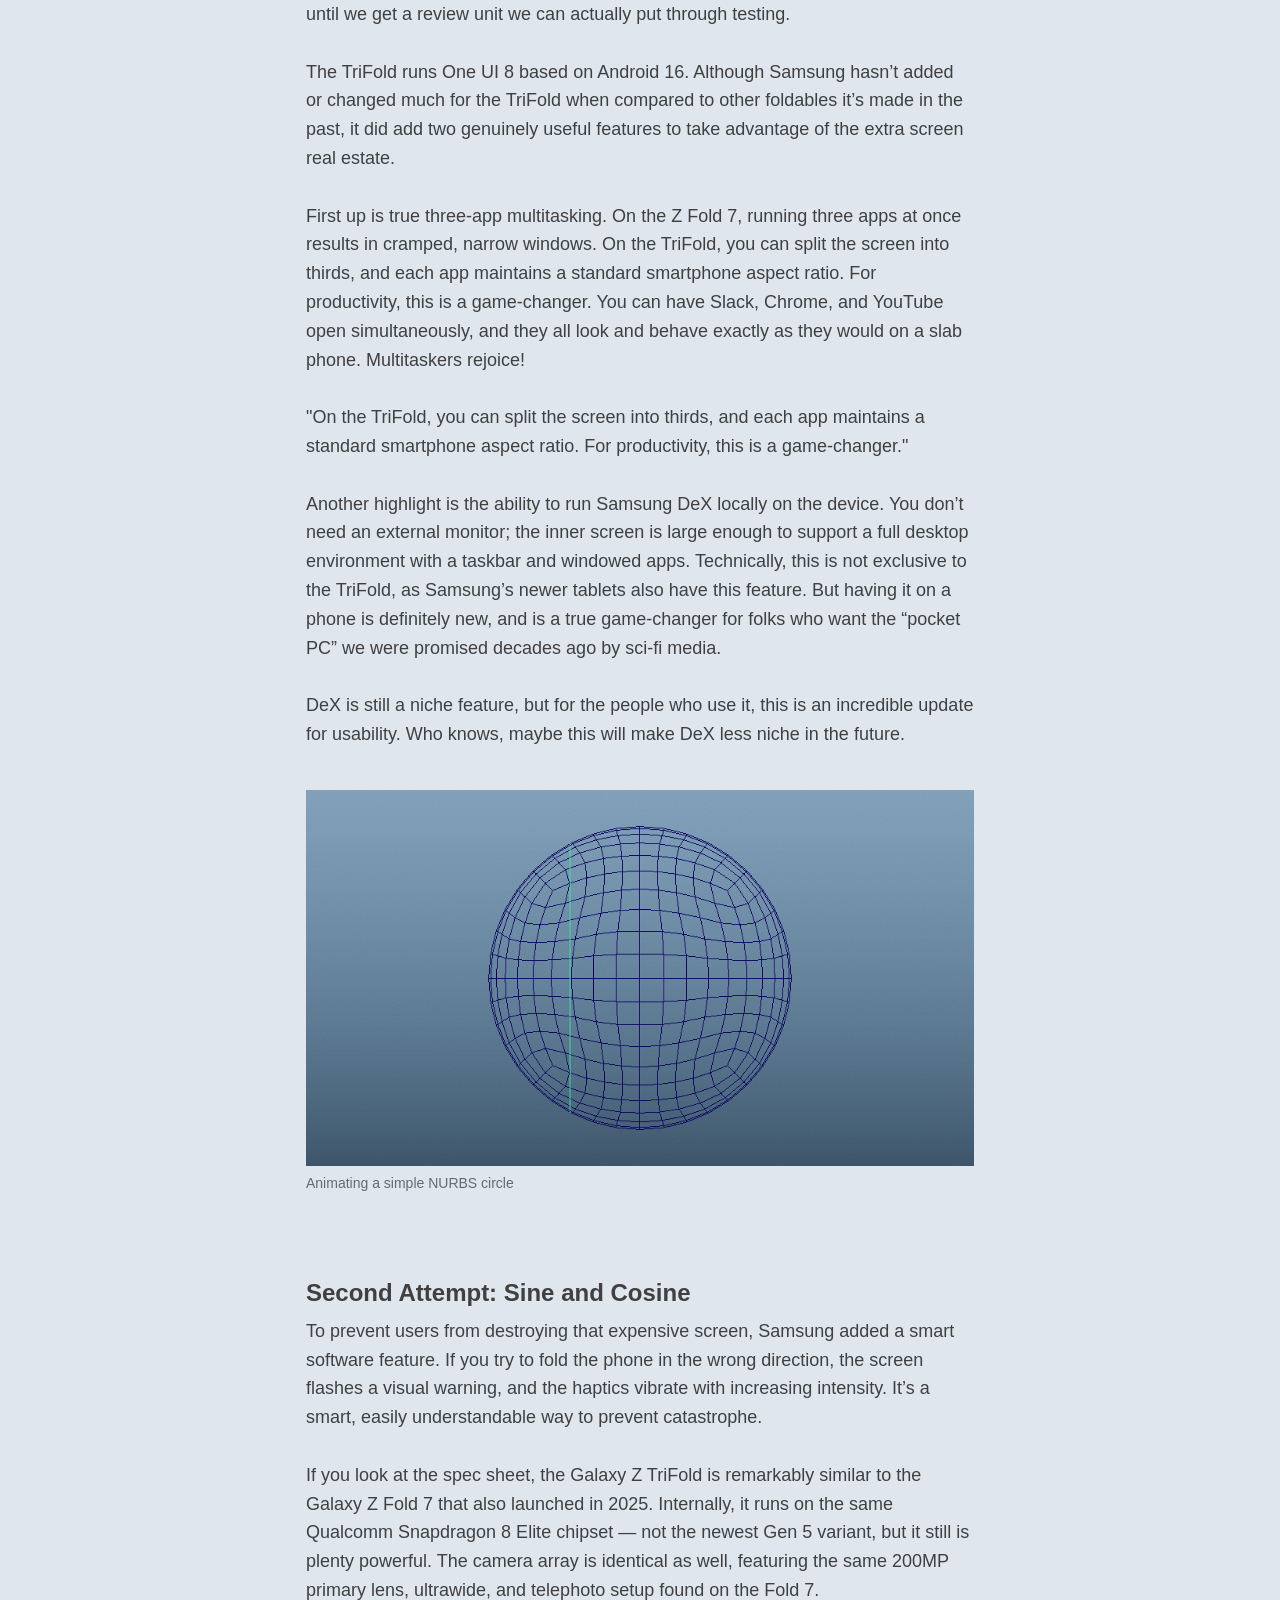
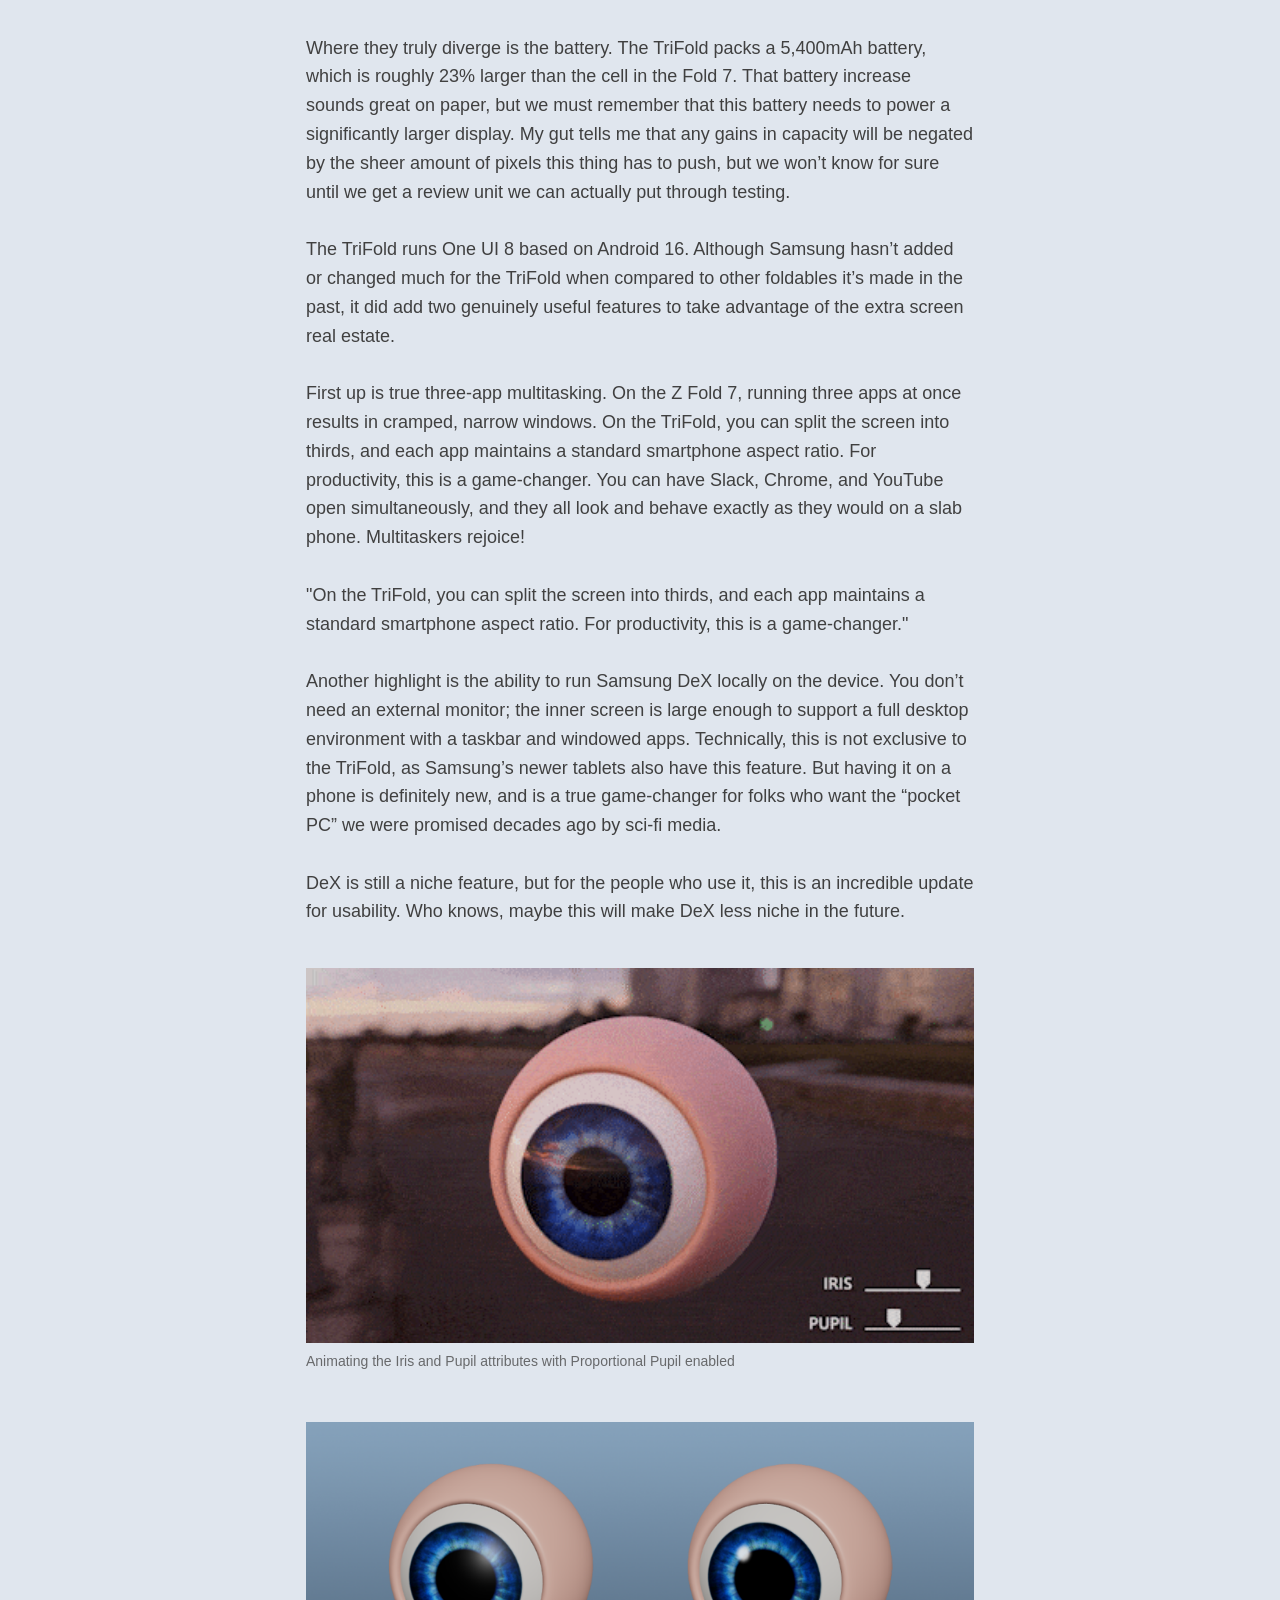
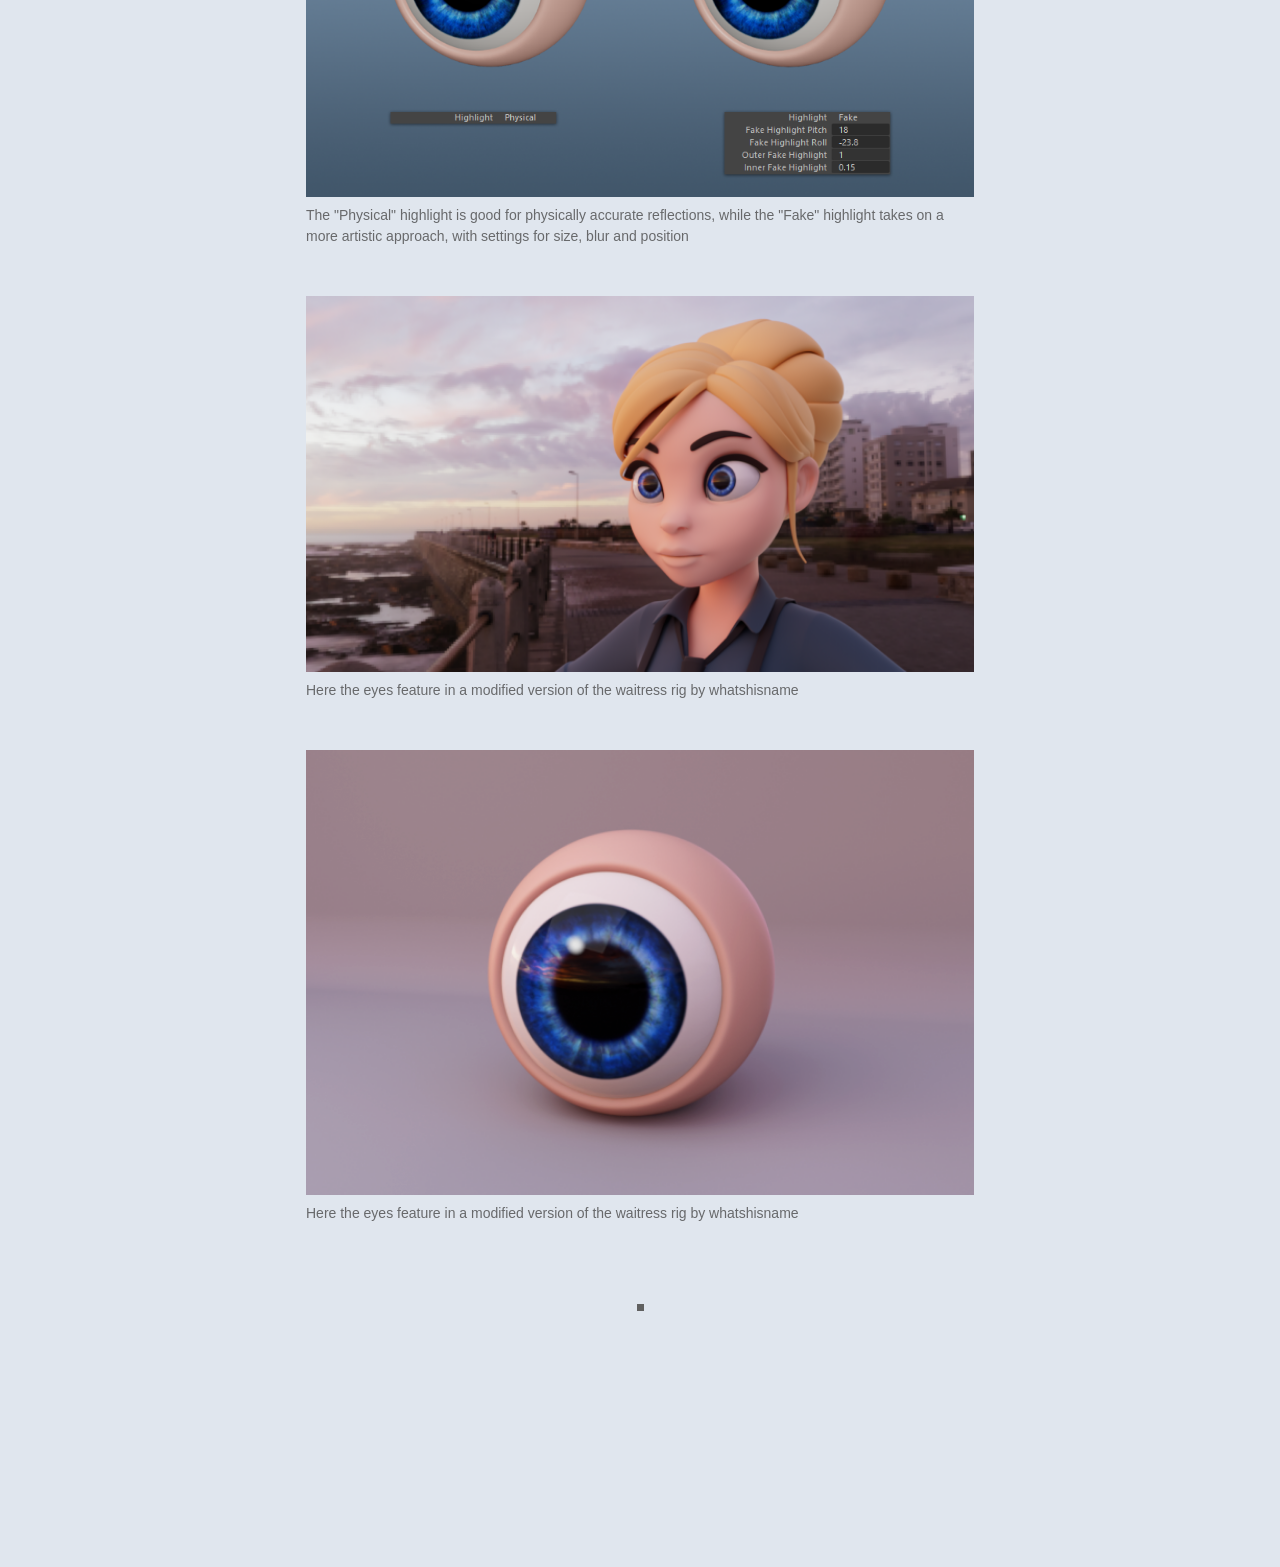
<file: writing/rigging-an-eye.html>
<!DOCTYPE html>
<html lang="en">
    <head>
        <title>thisuser2000</title>
        <meta charset="utf-8">
        <meta name="viewport" content="width=device-width, initial-scale=1">
		<meta name="description" content="Portfolio website for a user">
		<link rel="stylesheet" href="../styles/main.css">
		<link rel="stylesheet" href="../styles/navbar.css">
		<link rel="stylesheet" href="../styles/modal.css">
		<link rel="stylesheet" href="../styles/color.css">
		<link rel="stylesheet" href="../styles/article.css">
		<link rel="icon" type="image/x-icon" href="assets/favicon.png">
    </head>
    <body>

		<nav class="navbar">
			<img class="logo" src="../assets/icons/thisuser.svg"/>
			<a class="navbar-page" href="../renders.html">
				<img src="../assets/icons/renders.svg"/>
				<span>Renders</span>
			</a>
			<a class="navbar-page" href="../animations.html">
				<img src="../assets/icons/animations.svg"/>
				<span>Animations</span>
			</a>
			<a class="navbar-page" href="../software.html">
				<img src="../assets/icons/software.svg"/>
				<span>Software</span>
			</a>
			<a class="navbar-page" href="../writing.html">
				<img src="../assets/icons/writing.svg"/>
				<span>Writing</span>
			</a>
			<div id="menuButton" onclick="toggleMenu()">
				<img src="../assets/icons/menu.svg"/>
			</div>
			<div class="navbar-divider"></div>
        </nav>

		<div id="menu">
			<a class="menu-page" href="../renders.html">
				<img src="../assets/icons/renders.svg"/>
				<span>Renders</span>
			</a>
			<div class="menu-divider"></div>
			<a class="menu-page" href="../animations.html">
				<img src="../assets/icons/animations.svg"/>
				<span>Animations</span>
			</a>
			<div class="menu-divider"></div>
			<a class="menu-page" href="../software.html">
				<img src="../assets/icons/software.svg"/>
				<span>Software</span>
			</a>
			<div class="menu-divider"></div>
			<a class="menu-page" href="../writing.html">
				<img src="../assets/icons/writing.svg"/>
				<span>Writing</span>
			</a>
		</div>

		<div id="content" onclick="hideMenu()">

			<div style="display: flex; flex-direction: column; align-items: center; position: relative;">

				<div class="banner" style="background-image: url('../assets/images/writing/eye/eye.png'); opacity: 70%;">
		            <div class="banner-gradient">
		            </div>
		        </div>

				<div style="position: absolute;">

					<section class="section-top section-bottom">
						<div class="container" style="max-width: 700px;">
							<a href="../writing.html">
								<div class="article-backButton">
									<img src="../assets/icons/article-back.svg"/>
									<span>Back</span>
								</div>
							</a>
							<p class="article-title">Rigging an Eye</p>
							<p class="article-date">24 January 2026</p>
							<a href="../files/rigged-eye.zip">
								<div class="article-download">
									<img src="../assets/icons/maya-blue.svg" />
									<span>Download project files</span>
								</div>
							</a>

							<div class="article-divider"></div>

							<div class="article-section">
								<p class="article-body">
									When the original Galaxy Fold landed years ago, it was a clunky, fragile promise of things to come. It took Samsung six years to refine that vision into the Galaxy Z Fold 7, a device that finally felt thin, light, and “normal.”
									<br><br>
									Now, here at CES 2026, I’ve just gone hands-on with the new Samsung Galaxy Z TriFold. It promises to be the next great leap forward: a phone that unfolds not just once, but twice, turning into a legitimate 10-inch tablet.
									<br><br>
									I must admit, using it feels like holding the future. However, after spending some time with it, I can’t shake the feeling that we’ve taken a massive step backward to get here.
									<br><br>
									First, let’s talk about the name. The “TriFold” moniker is a bit of a misnomer. The device doesn’t fold three times; it folds twice, using two hinges to connect three distinct screen panels.
									<br><br>
									Unlike the HUAWEI Mate XT, which launched back in 2024 with a screen that wraps around the outside, Samsung has stuck to its guns with a different design philosophy. The TriFold features a standard outer cover display protected by glass and a separate, massive inner display that folds inward. I prefer Samsung’s approach here. It keeps the fragile foldable panel safe when the device is in your pocket, which is essential for something that costs as much as a used car.
								</p>
							</div>

							<div class="article-section">
								<p class="article-header">First Attempt: Quaternions</p>
								<p class="article-body">
									To prevent users from destroying that expensive screen, Samsung added a smart software feature. If you try to fold the phone in the wrong direction, the screen flashes a visual warning, and the haptics vibrate with increasing intensity. It’s a smart, easily understandable way to prevent catastrophe.
									<br><br>
									If you look at the spec sheet, the Galaxy Z TriFold is remarkably similar to the Galaxy Z Fold 7 that also launched in 2025. Internally, it runs on the same Qualcomm Snapdragon 8 Elite chipset — not the newest Gen 5 variant, but it still is plenty powerful. The camera array is identical as well, featuring the same 200MP primary lens, ultrawide, and telephoto setup found on the Fold 7.
									<br><br>
									Where they truly diverge is the battery. The TriFold packs a 5,400mAh battery, which is roughly 23% larger than the cell in the Fold 7. That battery increase sounds great on paper, but we must remember that this battery needs to power a significantly larger display. My gut tells me that any gains in capacity will be negated by the sheer amount of pixels this thing has to push, but we won’t know for sure until we get a review unit we can actually put through testing.
									<br><br>
									The TriFold runs One UI 8 based on Android 16. Although Samsung hasn’t added or changed much for the TriFold when compared to other foldables it’s made in the past, it did add two genuinely useful features to take advantage of the extra screen real estate.
									<br><br>
									First up is true three-app multitasking. On the Z Fold 7, running three apps at once results in cramped, narrow windows. On the TriFold, you can split the screen into thirds, and each app maintains a standard smartphone aspect ratio. For productivity, this is a game-changer. You can have Slack, Chrome, and YouTube open simultaneously, and they all look and behave exactly as they would on a slab phone. Multitaskers rejoice!
									<br><br>
									"On the TriFold, you can split the screen into thirds, and each app maintains a standard smartphone aspect ratio. For productivity, this is a game-changer."
									<br><br>
									Another highlight is the ability to run Samsung DeX locally on the device. You don’t need an external monitor; the inner screen is large enough to support a full desktop environment with a taskbar and windowed apps. Technically, this is not exclusive to the TriFold, as Samsung’s newer tablets also have this feature. But having it on a phone is definitely new, and is a true game-changer for folks who want the “pocket PC” we were promised decades ago by sci-fi media.
									<br><br>
									DeX is still a niche feature, but for the people who use it, this is an incredible update for usability. Who knows, maybe this will make DeX less niche in the future.
								</p>
								<br>
								<img class="article-image" src="../assets/images/writing/eye/curve.gif" />
								<p class="article-caption">Animating a simple NURBS circle</p>
							</div>

							<div class="article-section">
								<p class="article-header">Second Attempt: Sine and Cosine</p>
								<p class="article-body">
									To prevent users from destroying that expensive screen, Samsung added a smart software feature. If you try to fold the phone in the wrong direction, the screen flashes a visual warning, and the haptics vibrate with increasing intensity. It’s a smart, easily understandable way to prevent catastrophe.
									<br><br>
									If you look at the spec sheet, the Galaxy Z TriFold is remarkably similar to the Galaxy Z Fold 7 that also launched in 2025. Internally, it runs on the same Qualcomm Snapdragon 8 Elite chipset — not the newest Gen 5 variant, but it still is plenty powerful. The camera array is identical as well, featuring the same 200MP primary lens, ultrawide, and telephoto setup found on the Fold 7.
									<br><br>
									Where they truly diverge is the battery. The TriFold packs a 5,400mAh battery, which is roughly 23% larger than the cell in the Fold 7. That battery increase sounds great on paper, but we must remember that this battery needs to power a significantly larger display. My gut tells me that any gains in capacity will be negated by the sheer amount of pixels this thing has to push, but we won’t know for sure until we get a review unit we can actually put through testing.
									<br><br>
									The TriFold runs One UI 8 based on Android 16. Although Samsung hasn’t added or changed much for the TriFold when compared to other foldables it’s made in the past, it did add two genuinely useful features to take advantage of the extra screen real estate.
									<br><br>
									First up is true three-app multitasking. On the Z Fold 7, running three apps at once results in cramped, narrow windows. On the TriFold, you can split the screen into thirds, and each app maintains a standard smartphone aspect ratio. For productivity, this is a game-changer. You can have Slack, Chrome, and YouTube open simultaneously, and they all look and behave exactly as they would on a slab phone. Multitaskers rejoice!
									<br><br>
									"On the TriFold, you can split the screen into thirds, and each app maintains a standard smartphone aspect ratio. For productivity, this is a game-changer."
									<br><br>
									Another highlight is the ability to run Samsung DeX locally on the device. You don’t need an external monitor; the inner screen is large enough to support a full desktop environment with a taskbar and windowed apps. Technically, this is not exclusive to the TriFold, as Samsung’s newer tablets also have this feature. But having it on a phone is definitely new, and is a true game-changer for folks who want the “pocket PC” we were promised decades ago by sci-fi media.
									<br><br>
									DeX is still a niche feature, but for the people who use it, this is an incredible update for usability. Who knows, maybe this will make DeX less niche in the future.
								</p>
								<br>
								<img class="article-image" src="../assets/images/writing/eye/sliders.gif" />
								<p class="article-caption">Animating the Iris and Pupil attributes with Proportional Pupil enabled</p>
								<br>
								<img class="article-image" src="../assets/images/writing/eye/realFake.png" />
								<p class="article-caption">The "Physical" highlight is good for physically accurate reflections, while the "Fake" highlight takes on a more artistic approach, with settings for size, blur and position</p>
								<br>
								<img class="article-image" src="../assets/images/writing/eye/waitress.png" />
								<p class="article-caption">Here the eyes feature in a modified version of the waitress rig by whatshisname</p>
								<br>
								<img class="article-image" src="../assets/images/writing/eye/eye.png" />
								<p class="article-caption">Here the eyes feature in a modified version of the waitress rig by whatshisname</p>
							</div>

							<div class="article-end"></div>

						</div>
					</section>

				</div>

			</div>

		</div>

		<script src="../scripts/bootstrap.bundle.min.js"></script>
		<script src="../scripts/navbar.js"></script>

    </body>
</html>
</file>
<file: styles/main.css>
@charset "UTF-8";

@font-face {
	font-family: "Open Sans";
	src: url('../fonts/opensans.eot');
	src: url('../fonts/opensans.eot?#iefix') format('embedded-opentype'),
		url('../fonts/opensans.woff2') format('woff2'),
		url('../fonts/opensans.woff') format('woff'),
		url('../fonts/opensans.ttf') format('truetype');
	font-display: swap;
}

@font-face {
	font-family: "Open Sans SemiBold";
	src: url('../fonts/opensans-semibold.eot');
	src: url('../fonts/opensans-semibold.eot?#iefix') format('embedded-opentype'),
		url('../fonts/opensans-semibold.woff2') format('woff2'),
		url('../fonts/opensans-semibold.woff') format('woff'),
		url('../fonts/opensans-semibold.ttf') format('truetype');
	font-display: swap;
}

@font-face {
	font-family: "Open Sans Bold";
	src: url('../fonts/opensans-bold.eot');
	src: url('../fonts/opensans-bold.eot?#iefix') format('embedded-opentype'),
		url('../fonts/opensans-bold.woff2') format('woff2'),
		url('../fonts/opensans-bold.woff') format('woff'),
		url('../fonts/opensans-bold.ttf') format('truetype');
	font-display: swap;
}



html {
	/* height: 100%; */
}

* {
	font-family: "Open Sans";
	line-height: 1.6;
	box-sizing: border-box;
	text-decoration: none;
	border-style: none;
	outline-style: none;
}

body {
	margin: 0;
	background-repeat: no-repeat;
	background-size: cover;
	background-position: center;
	background-attachment: fixed;
	/* -webkit-text-size-adjust: 100%;
	-webkit-tap-highlight-color: rgba(0, 0, 0, 0); */
}

p {
	margin: 0;
}

h1, h2, h3, h4, h5, h6 {
	/* font: inherit;
	color: inherit; */
	margin: 0;
	font-weight: normal;
}

img {
	user-select: none;
	pointer-events: none;
}

section {
	padding-bottom: 4.5rem;
}

.container {
	width: 100%;
	margin-left: auto;
	margin-right: auto;
}

.grid {
	display: grid;
	grid-template-columns: repeat(4, minmax(0, 1fr));
	column-gap: 10px;
	row-gap: 10px;
}

.list {
	display: grid;
	grid-template-columns: repeat(1, minmax(0, 1fr));
	row-gap: 8px;
}

.listItem {
	border-radius: 0.4rem;
	padding: 0.4rem;
	display: flex;
	height: 4.5rem;
	transition: filter 0.1s ease-out;
}

.listItem:hover {
	filter: brightness(1.2);
}

.listItem > img {
	border-radius: 0.33rem;
	aspect-ratio: 4/3;
}

.listItemPDF {
	background-color: #2c3239;
	border-radius: 0.33rem;
	display: flex;
	aspect-ratio: 4/3;
}

.listItemPDF img {
	filter: invert();
	margin: auto;
	height: 36px;
}

.listItem-text {
	margin-top: auto;
	margin-bottom: auto;
	margin-left: 0.75rem;
	margin-right: 0.75rem;
	white-space: nowrap;
	overflow: hidden;
	text-overflow: ellipsis;
}

.listItem-title {
    font-family: "Open Sans Semibold";
	line-height: 1.4;
	flex: 1;
	min-width: 0px;
	white-space: nowrap;
	overflow: hidden;
	text-overflow: ellipsis;
}

.listItem-subtitle {
	opacity: 60%;
	line-height: 1.4;
}

#content {
	top: 80px;
	position: relative;
}







.banner {
	width: 100%;
    height: 20rem;
	display: flex;
	flex-direction: column;
	text-align: center;
	background-position: center;
	background-repeat: no-repeat;
	background-size: cover;
	background-attachment: fixed;
}

.banner-gradient {
	height: 100%;
	display: flex;
}

.banner-title {
	font-size: 42px;
    font-family: "Open Sans Bold";
	line-height: 1.45;
	text-shadow: 0rem 1px 1.2px #000000ff;
}

.banner-subtitle {
	font-size: 16px;
    font-family: "Open Sans Semibold";
	opacity: 65%;
	text-shadow: 0rem 1px 1.2px #000000ff;
}

.section-title {
	font-size: 30px;
	opacity: 65%;
}





.section-top {
	padding-top: 2rem;
}

.section-bottom {
	padding-bottom: 16rem;
}



.divider {
	width: 100%;
	height: 2px;
	margin-bottom: 1rem;
}



/*

.gridWorkbook {
	display: grid;
	grid-template-columns: repeat(1, minmax(0, 1fr));
	row-gap: 8px;
} */

.disabled {
	opacity: 40%;
	pointer-events: none;
	user-select: none;
}

.footer {
	display: flex;
}

.footer-text {
	margin: 0.5rem;
	margin-left: auto;
}

.card {
	width: 360px;
	height: 240px;
	border-radius: 9px;
    box-shadow: var(--cardShadow1);
    background-size: cover;
	user-select: none;
	cursor: pointer;
	transform: scale(1);
	transition: background-color 0.11s ease-out, transform 0.11s ease-out, box-shadow 0.11s ease-out;
	transition-timing-function: cubic-bezier(.17,.44,.4,1);
}

.card-glare {
	position: absolute;
	width: 100%;
	height: 100%;
	opacity: 0%;
	border-radius: 9px;
	background-size: cover;
	background-image: url('../assets/images/glare.webp');
	transition: all 0.11s ease-out;
	transition-timing-function: cubic-bezier(.17,.44,.4,1);
}

.card-gradient {
	display: flex;
	background-size: contain;
	height: 100%;
	border-radius: 7.5px;
	background-image: url('../assets/gradient.png');
}

.card-text {
	font-size: 15px;
    font-family: "Open Sans Semibold";
	line-height: 1.2;
	margin-top: auto;
	margin-left: 0.8rem;
	margin-right: 0.8rem;
	margin-bottom: 0.8rem;
}

.card:hover {
	z-index: 10;
	transform: scale(1.03);
    box-shadow: var(--cardShadow2);
	transition: transform 0.07s ease-out, box-shadow 0.07s ease-out;
}

.card:hover > .card-glare {
	opacity: 70%;
	transition: all 0.07s ease-out;
}

.footer {
	display: flex;
}

.footer p {
	margin: 0.5rem;
	margin-left: auto;
}
</file>
<file: styles/navbar.css>
@charset "UTF-8";

.navbar {
	display: flex;
	width: 100%;
	height: 80px;
	z-index: 100;
	position: fixed;
	user-select: none;
}

.logo {
	width: 69px;
	height: 48px;
	margin: auto;
	margin-left: 16px;
	margin-right: 16px;
	user-select: none;
}

.navbar-page,
.navbar-pageCurrent {
	display: flex;
	width: auto;
	height: 56px;
	margin-top: 12px;
	margin-bottom: 12px;
	padding: 15px;
	padding-right: 18px;
	padding-left: 18px;
	border-radius: 0.5rem;
	opacity: 45%;
	transition: opacity 0.05s ease-out, background-color 0.05s ease-out;
}

.navbar-pageCurrent {
	pointer-events: none;
    opacity: 100%;
}

.navbar-page:hover {
	opacity: 100%;
}

.navbar-page > img,
.navbar-pageCurrent > img {
	width: 26px;
	height: 26px;
	filter: invert();
}

.navbar-page > span,
.navbar-pageCurrent > span {
	font-family: "Open Sans Semibold";
	line-height: 26px;
	margin-left: 13px;
	opacity: 100%;
	user-select: none;
}

#menuButton {
	opacity: 60%;
	display: none;
	width: 50px;
	height: 50px;
	margin: auto;
	margin-right: 12px;
	cursor: pointer;
	user-select: none;
	transition: opacity 0.05s ease-out;
}

#menuButton:hover {
	opacity: 100%;
}

#menuButton > img {
	margin: auto;
	user-select: none;
	width: 32px;
}

.navbar-divider {
	position: fixed;
	top: 80px;
	width: 100%;
	height: 1px;
}









#menu {
	width: 100%;
	height: 0px;
	top: 80px;
	z-index: 50;
	position: fixed;
	overflow: hidden;
	user-select: none;
	transition: height 0.18s cubic-bezier(.17,.12,.37,.97);
}

.menu-page,
.menu-pageCurrent {
	display: flex;
	padding: 18px;
	height: 66px;
	opacity: 40%;
	transition: opacity 0.05s ease-out, background-color 0.05s ease-out;
}

.menu-pageCurrent {
	pointer-events: none;
    opacity: 100%;
}

.menu-page:hover {
	opacity: 100%;
}

.menu-page > img,
.menu-pageCurrent > img {
	width: 30px;
	height: 30px;
	filter: invert();
}

.menu-page > span,
.menu-pageCurrent > span {
	font-family: "Open Sans Semibold";
	line-height: 30px;
	margin-left: 14px;
	opacity: 100%;
	user-select: none;
}

.menu-divider {
	width: auto;
	height: 1px;
	margin-left: 10px;
	margin-right: 10px;
}


/* ---------- Mobile view ---------- */

@media (max-width: 762px) {
	.navbar-page,
	.navbar-pageCurrent {
		display: none;
	}

	#menuButton {
		display: flex;
	}
}
</file>
<file: styles/modal.css>
@charset "UTF-8";

:root {
	--modal-cubic: cubic-bezier(0,.35,.38,1);
}

.modal.show > .modal-dialog {
	opacity: 1;
	transform: scale(1);
	transition-timing-function: var(--modal-cubic);
}

.modal.show > #content {
	user-select: none;
}

.modal-backdrop {
	position: fixed;
	top: 0;
	left: 0;
	z-index: 900;
	width: 100vw;
	height: 100vh;
}

.fade {

}

.fade:not(.show) {
	opacity: 0;
}

.modal {
	overflow-x: scroll;
	transition: opacity 0.2s var(--modal-cubic);
	position: fixed;
	top: 0;
	left: 0;
	z-index: 1000;
	display: none;
	transition-timing-function: var(--modal-cubic);
	width: 100%;
	height: 100%;
	outline-style: none;
	border-style: none;
	overflow-y: auto;
}

.modal-dialog {
	opacity: 0;
	position: relative;
	display: flex;
	align-items: center;
	padding: 10px;
	transform: scale(1.08);
	transition: all 0.2s, margin 0s, width 0s, height 0s, padding 0s;
	transition-timing-function: var(--modal-cubic);
	width: 1300px;
	margin-top: calc(50vh - 360px);
	margin-left: calc(50vw - 650px);
}

.modal-dialog.cl {
	width: 700px;
	margin-top: calc(50vh - 370px);
	margin-left: calc(50vw - 350px);
}

.modal-content {
	display: flex;
	min-width: 400px;
	width: 100%;
	border-radius: 0.65rem;
	padding-top: 1px;
}

.modal-container {
	flex-direction: row;
	width: 100%;
	display: flex;
}

.modal-section1 {
	width: 900px;
	padding: 1rem;
	border-radius: 0.75rem 0 0 0.75rem;
	display: flex;
	flex-direction: column;
}

.modal-section2 {
	width: 400px;
	padding: 1rem;
	padding-right: 0.5rem;
	border-radius: 0 0.75rem 0.75rem 0;
	display: flex;
	flex-direction: column;
}

.modal-section3 {
	width: 100%;
	padding: 0rem;
	display: flex;
	flex-direction: column;
}

.modal h1 {
	font-family: "Open Sans Bold";
	font-size: 28px;
}

.modal h2 {
	font-size: 15px;
    font-family: "Open Sans Semibold";
	opacity: 65%;
}

.modal h3 {
	font-size: 16px;
	font-family: "Open Sans Bold";
	opacity: 55%;
}

.modal-description {
	padding-right: 0.5rem;
	overflow-y: auto;
	margin-top: 0.25rem;
	height: 634px;
}

.modal-button {
	height: 54px;
	gap: 12px;
	font-size: 16px;
	border-radius: 0.5rem;
	margin-top: 0.5rem;
	margin-bottom: 2px;
	padding: 13px 16px 13px 16px;
    display: flex;
	cursor: pointer;
    user-select: none;
	transition: background-color 0.05s ease-out;
}

.modal-button img {
	width: 28px;
	filter: invert();
}

.modal-button p {
	margin: auto;
	margin-left: 2px;
    font-family: "Open Sans Semibold";
}

.slideshow {
	display: flex;
	position: relative;
	margin-top: 1.25rem;
	margin-bottom: 4px;
	min-height: 200px;
	user-select: none;
}

.slideshow-feature {
	user-select: none;
	width: 100%;
	aspect-ratio: 3/2;
	height: auto;
}

.slideshow-overlay {
	position: absolute;
	display: grid;
	width: 100%;
	height: 100%;
	grid-template-columns: 1fr 1fr;
	column-gap: 15%;
}

.slideshow-overlay img {
	width: 2rem;
	margin: auto;
}

.slideshow-left {
	display: flex;
	cursor: pointer;
	visibility: hidden;
	z-index: 10;
	height: 100%;
}

.slideshow-left img {
	margin-left: 1rem;
}

.slideshow-right {
	display: flex;
	cursor: pointer;
	visibility: hidden;
	z-index: 10;
	height: 100%;
}

.slideshow-right img {
	margin-right: 1rem;
}

.slideshow-counter {
	user-select: none;
	display: flex;
	position: absolute;
	top: auto;
	bottom: 0;
	left: auto;
	right: 0;
	width: 4rem;
	height: 1.5rem;
}

.slideshow-ID {
	font-family: "Open Sans Semibold";
	margin: auto;
}
</file>
<file: styles/color.css>
@charset "UTF-8";

:root {
	--shadow-none: 0px 0px 0px #00000000;
	--cardShadow1: 0px 1px 1px #000000b0;
	--cardShadow2: 0px 3px 12px #00000090;
}

* {
	color: #ffffff;
}

body {
	background-color: #333a43;
}

::selection {
    background: #ffffff30;
}

/* ---------------------------------------------------- */

.navbar {
	background: linear-gradient(to bottom, #525252, #2a2a2a);
	box-shadow: 0rem 0.1rem 0.6rem #00000088;
}

.navbar-page > span,
.navbar-pageCurrent > span {
	color: #ffffff;
}

.navbar-page:hover {
	background-color: #ffffff30;
}

.navbar-divider {
	background-color: #606060;
}

#menu {
	background-color: #2b2b2b;
	box-shadow: var(--shadow-none);
}

.menu-page,
.menu-pageCurrent {
	background-color: #d0d0d000;
}

.menu-page:hover {
	background-color: #d0d0d020;
}

.menu-page > span,
.menu-pageCurrent > span {
	color: #ffffff;
}

.menu-divider {
	background-color: #4a4a4a;
}

.banner {
	background-color: #69727b;
}

.banner-gradient {
	background: linear-gradient(to bottom, #333a4350, #333a43ff);
}

.divider {
	background-color: #ffffff60;
}

.card {
	background-color: #2c313a;
}

.card-text {
	text-shadow: 0rem 0.5px 1.5px #000000ff;
}

.listItem {
	background-color: #464d57;
	box-shadow: 0px 1px 1px #00000050;
}

.listItem > img {
	background-color: #272a2f;
}

.footer p {
	color: #ffffff80;
}

/* -------------------- Modal -------------------------------- */

.modal {
	background-color: #080808d0;
}

.modal-content {
	box-shadow: 0rem 0.2rem 3.5rem #000000ff;
	background: linear-gradient(to bottom,
		#505050ff 0px,
		#505050ff 50px,
		#50505000 51px
	);
}

.modal-section1 {
	background-color: #333333;
}

.modal-section2 {
	background-color: #404040;
}

.modal-button {
	background-color: #ffffff20;
	box-shadow: 0px 1.5px 0px #00000030;
}

.modal-button:hover {
	background-color: #ffffff3a;
}

.slideshow {
	border: 3px solid #101010;
}

.slideshow-feature {
	background-color: #000;
}

.slideshow-counter {
	background-color: #101010;
}

.slideshow-overlay img {
	filter: invert() drop-shadow(0px 1.5px 1.5px #000000d0);
}

/* -------------------- Article -------------------------------- */

.article-backButton {
	background-color: #ffffff40;
	box-shadow: 0px 1px 1px #00000010;
}

.article-backButton > span {
	color: #404040;
}

.article-backButton:hover {
	background-color: #ffffff70;
}

.article-download > span {
	color: #3a79c2;
}

.article-divider {
	background-color: #a0a0a080;
}

.article-end {
	background-color: #606060;
}
</file>
<file: styles/display.css>
@charset "UTF-8";

@media (max-width: 762px) {
    .container,
	.containerWorkbook {
		width: calc(100% - 32px);
        max-width: 728px;
    }

	.card {
		width: calc(50vw - 20px);
		height: calc((50vw - 20px) / 1.5);
	}

	.grid {
		grid-template-columns: repeat(2, minmax(0, 1fr));
	}
}

@media (min-width: 762.1px) and (max-width: 1132px) {
    .container {
        width: 730px;
    }

	.grid {
		grid-template-columns: repeat(2, minmax(0, 1fr));
	}
}

@media (min-width: 1132.1px) and (max-width: 1502px) {
	.container {
        width: 1100px;
    }

	.grid {
		grid-template-columns: repeat(3, minmax(0, 1fr));
	}
}

@media (min-width: 1502.1px) {
	.container {
        width: 1470px;
    }

	.grid {
		grid-template-columns: repeat(4, minmax(0, 1fr));
	}
}

@media (max-width: 600px) {
	.modal {
		padding-bottom: 7rem !important;
	}

	.modal-dialog {
		width: 100%;
		height: auto;
		margin: 0px;
		margin-top: 0;
	}

	.modal-content {
		flex-direction: column;
	}

	.modal-section1 {
		width: 100%;
		border-radius: 0.67rem 0.67rem 0 0;
	}

	.modal-section2 {
		width: 100%;
		border-radius: 0 0 0.67rem 0.67rem;
	}

	.modal-description {
		width: 100%;
		overflow-y: auto;
		height: auto;
	}
}

@media (max-width: 700px) {
	.modal-dialog.cl {
		width: 100%;
		height: auto;
		margin: 0px;
		margin-top: 0;
	}

	.modal-dialog.cl {
		margin-top: 0;
	}

	.changelog {
		height: auto;
		overflow-y: visible;
	}
}

@media (min-width: 600.1px) and (max-width: 1300px) {
	.modal {
		padding-bottom: 7rem !important;
	}

	.modal-dialog {
		width: 600px;
		margin-top: 0;
		margin-left: calc(50vw - 300px);
	}

	.modal-content {
		flex-direction: column;
	}

	.modal-images-feature {
		max-width: 100%;
		height: auto;
	}

	.modal-section1 {
		width: 100%;
		border-radius: 0.67rem 0.67rem 0 0;
	}

	.modal-section2 {
		width: 100%;
		border-radius: 0 0 0.67rem 0.67rem;
	}

	.modal-description {
		overflow-y: auto;
		height: auto;
	}
}



@media (max-height: 720px) {
	.modal-dialog {
		margin-top: 0;
	}
}

@media (max-height: 740px) {
	.modal-dialog.cl {
		margin-top: 0;
	}
}
</file>
<file: styles/article.css>
@charset "UTF-8";

/* ---------- Light theme overrides ---------- */

* {
	color: #404040;
}

body {
	background-color: #e0e6ee;
}

::selection {
    background: #3161a630;
}

.banner-gradient {
	background: linear-gradient(to bottom, #e0e6ee60, #e0e6eeff);
}

/* ------------------------------ */

.container {
	width: calc(100% - 32px);
	max-width: 700px;
}

.article-backButton {
	display: inline-flex;
	padding: 7px 14px;
	border-radius: 6px;
	margin-bottom: 2.5rem;
	user-select: none;
	transition: background-color 0.05s ease-out;
}

.article-backButton > img {
	width: 14px;
}

.article-backButton > span {
	font-size: 15px;
	margin: auto;
	margin-left: 10px;
}

.article-download {
	display: inline-flex;
	user-select: none;
}

.article-download > img {
	height: 20px;
}

.article-download > span {
	margin: auto;
	margin-left: 6px;
	line-height: 20px;
}

.article-download:hover > span {
	text-decoration: underline;
}

.article-title {
    font-family: "Canva", sans-serif;
	font-size: 28px;
	font-weight: 700;
}

.article-date {
    font-family: "Canva", sans-serif;
	font-size: 20px;
	opacity: 70%;
	margin-bottom: 1rem;
}

.article-divider {
	width: 100%;
	height: 1px;
	margin-top: 2rem;
	margin-bottom: 2.5rem;
}

.article-section {
	margin-bottom: 5rem;
}

.article-header {
    font-family: "Canva", sans-serif;
	font-size: 24px;
	font-weight: 700;
	margin-bottom: 4px;
}

.article-body {
    font-family: "Canva", sans-serif;
	font-size: 18px;
}

.article-image {
	width: 100%;
	margin-top: 1rem;
}

.article-caption {
	font-family: "Canva", sans-serif;
	font-size: 14px;
	margin-bottom: 8px;
	line-height: 1.5;
	opacity: 75%;
}

.article-end {
	width: 7px;
	height: 7px;
	margin: auto;
}
</file>
